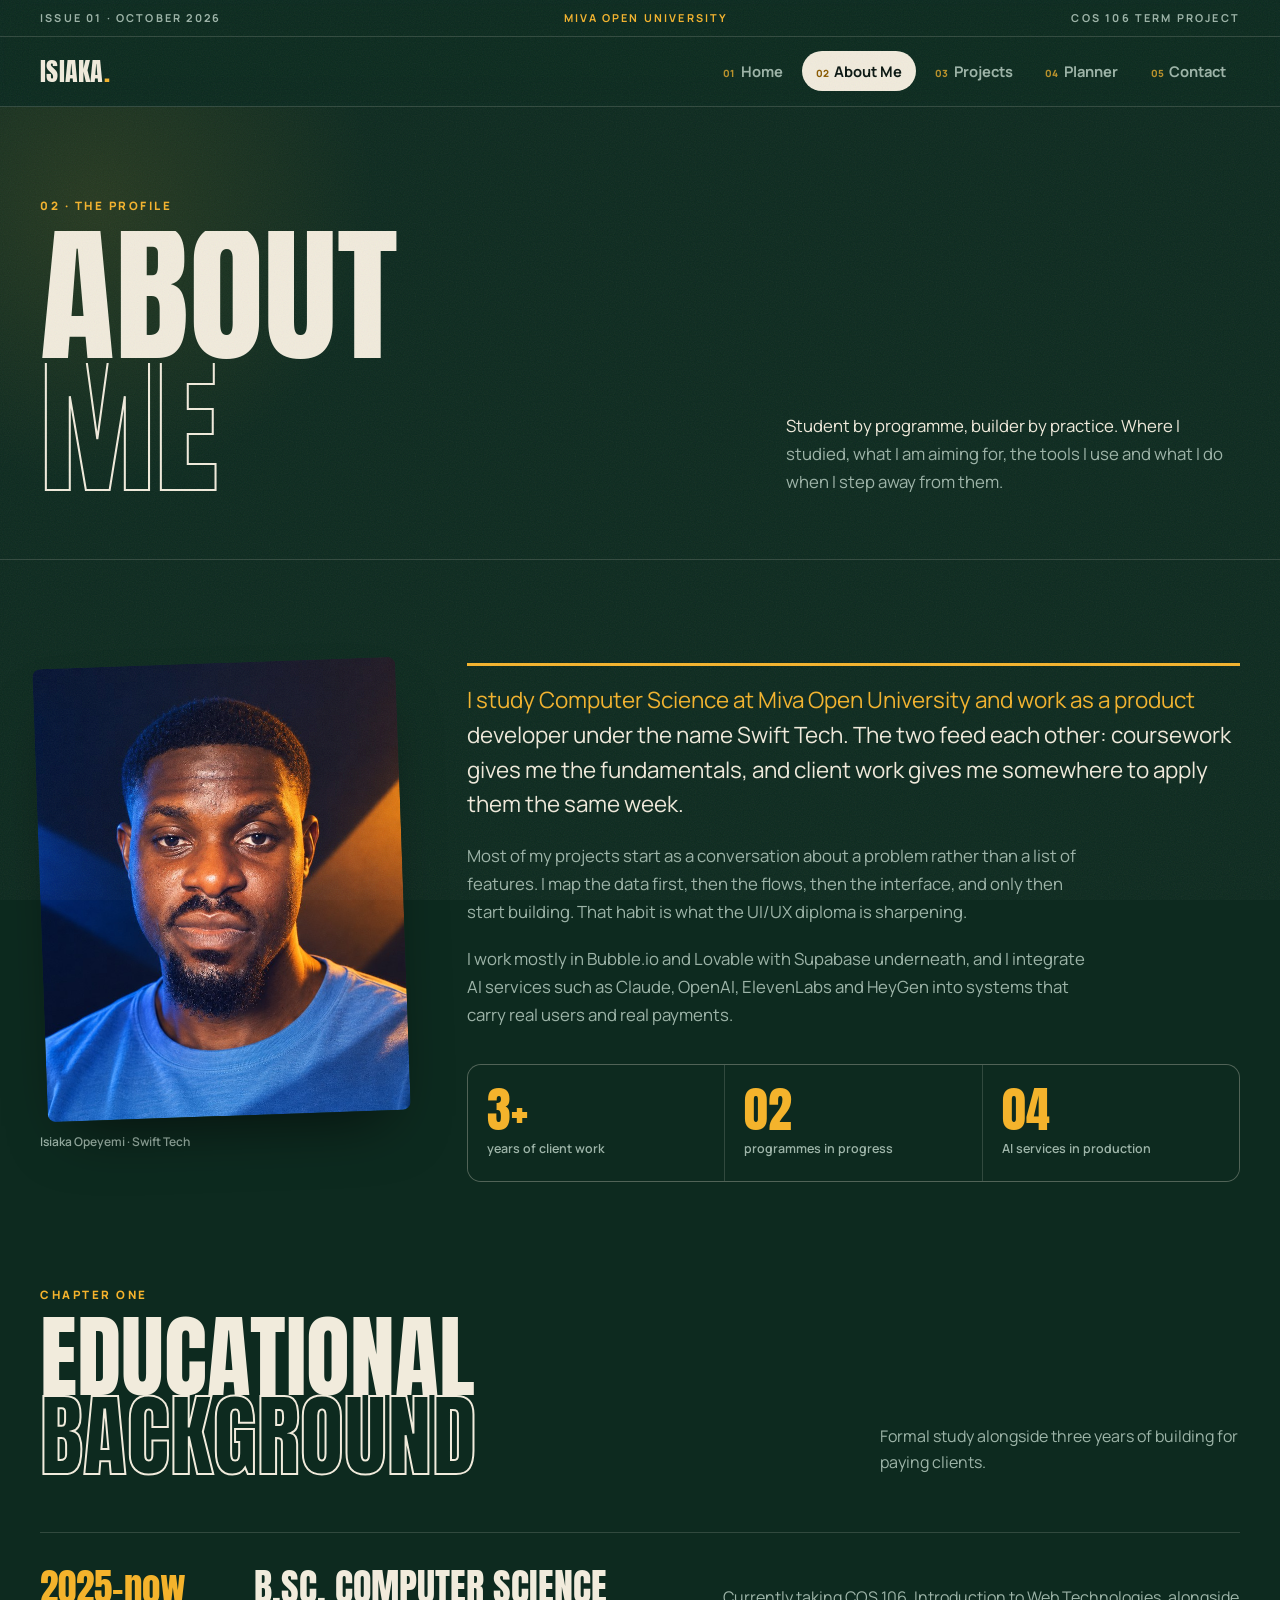
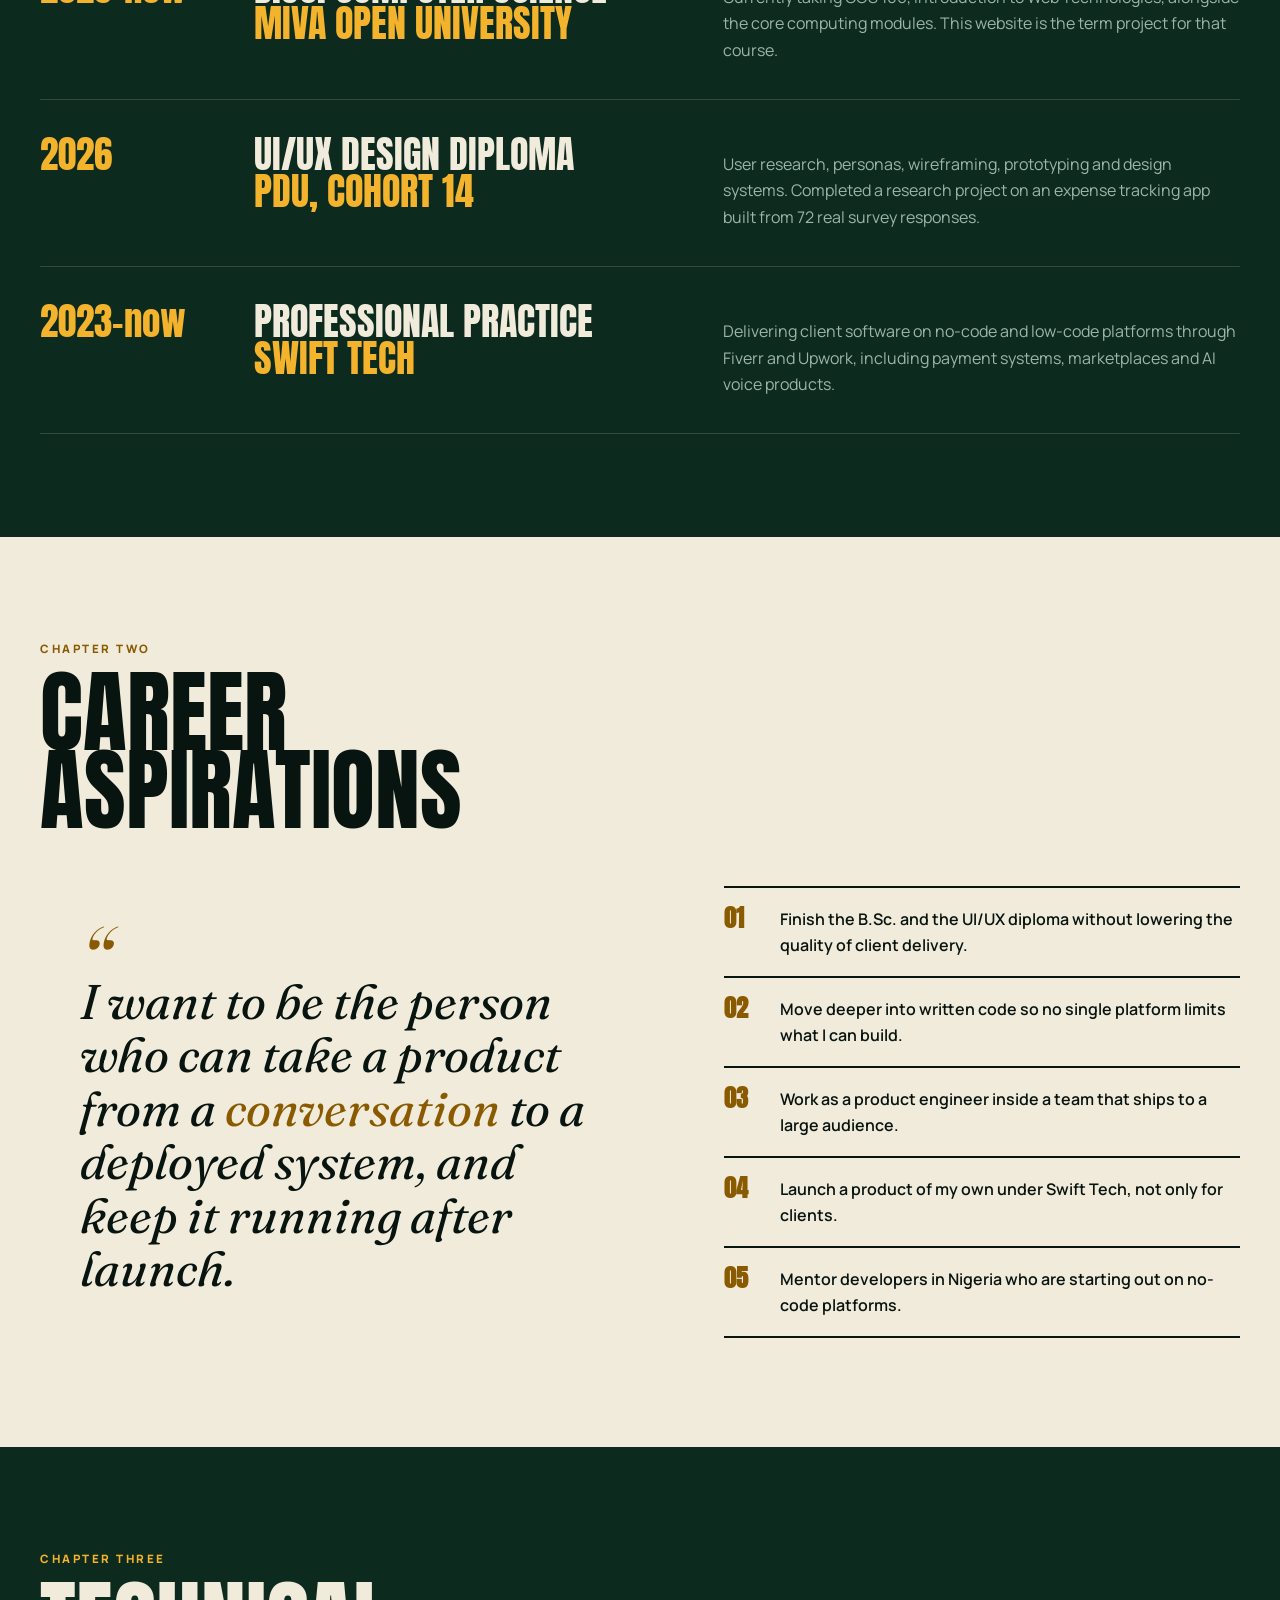
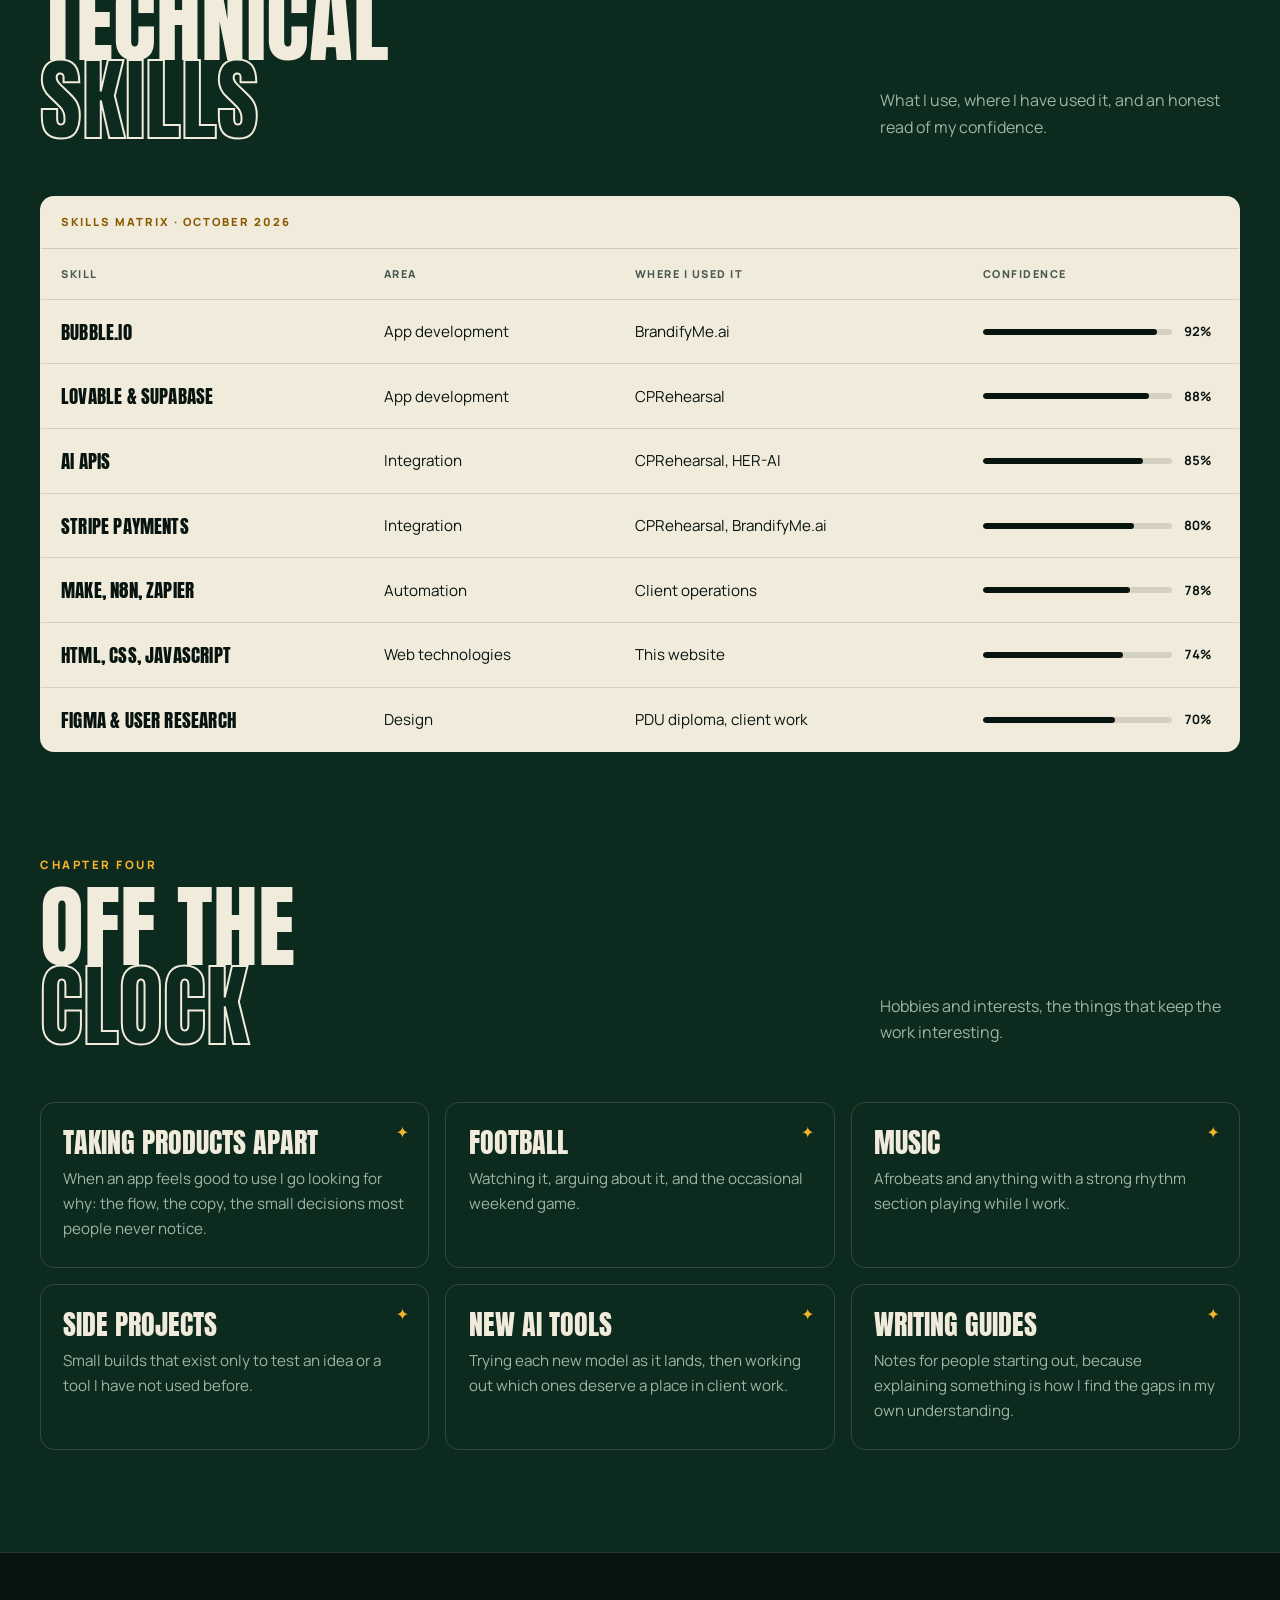
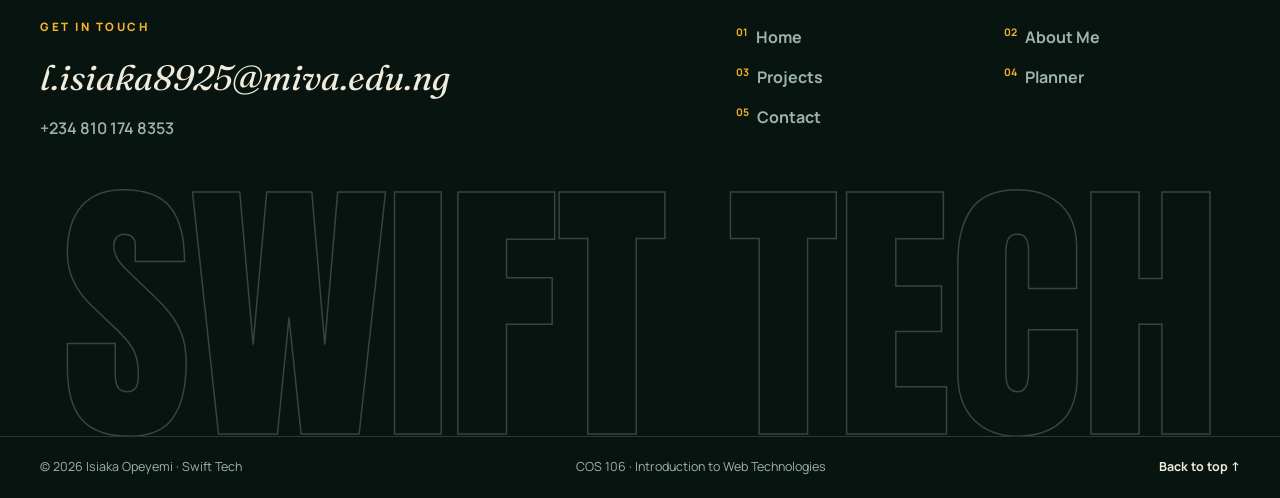
<file: about.html>
<!DOCTYPE html>
<html lang="en">
<head>
  <meta charset="UTF-8">
  <meta name="viewport" content="width=device-width, initial-scale=1, viewport-fit=cover">
  <meta name="description" content=" Isiaka Opeyemi|About Isiaka Opeyemi: educational background, career aspirations, technical skills, hobbies and interests.">
  <meta name="author" content="Isiaka Opeyemi">
  <meta name="theme-color" content="#0D2A1F">
  <title>About Me </title>
  <link rel="preconnect" href="https://fonts.googleapis.com">
  <link rel="preconnect" href="https://fonts.gstatic.com" crossorigin>
  <link rel="stylesheet" href="https://fonts.googleapis.com/css2?family=Anton&family=Fraunces:ital,opsz,wght@1,9..144,400;1,9..144,500&family=Manrope:wght@400;500;600;700;800&display=swap">
  <link rel="stylesheet" href="css/style.css">
  <script>document.documentElement.classList.add("js");</script>
</head>
<body id="top">
  <a class="skip" href="#main">Skip to content</a>


  <header class="mast">
    <div class="wrap mast__bar">
      <span>Issue 01 &middot; October 2026</span>
      <span>Miva Open University</span>
      <span>COS 106 Term Project</span>
    </div>
    <div class="wrap mast__main">
      <a class="logo" href="index.html" aria-label="Isiaka Opeyemi, home">Isiaka<span>.</span></a>
      <nav class="nav" id="site-nav" aria-label="Primary">
        <ul class="nav__list">
          <li><a href="index.html"><small>01</small>Home</a></li>
          <li><a href="about.html" class="is-active" aria-current="page"><small>02</small>About Me</a></li>
          <li><a href="projects.html"><small>03</small>Projects</a></li>
          <li><a href="planner.html"><small>04</small>Planner</a></li>
          <li><a href="contact.html"><small>05</small>Contact</a></li>
        </ul>
        <p class="nav__extra">Write to <a href="mailto:l.isiaka8925@miva.edu.ng">l.isiaka8925@miva.edu.ng</a></p>
      </nav>
      <button class="menu-btn" type="button" aria-expanded="false" aria-controls="site-nav">
        <span aria-hidden="true"></span><span aria-hidden="true"></span><span class="sr-only">Open menu</span>
      </button>
    </div>
  </header>


<main id="main">

  <section class="page-hero" aria-labelledby="page-title">
    <div class="wrap page-hero__grid">
      <div>
        <p class="kicker fade-up">02 &middot; The profile</p>
        <h1 id="page-title"><span class="line rise"><span>About</span></span><span class="line rise"><span class="outline-cream">me</span></span></h1>
      </div>
      <p class="deck fade-up d2">Student by programme, builder by practice. Where I studied, what I am aiming for, the tools I use and what I do when I step away from them.</p>
    </div>
  </section>

  <!-- Introduction -->
  <section class="section" aria-label="Introduction">
    <div class="wrap lede-grid">
      <figure class="portrait-card reveal">
        <div class="frame"><img src="[data-uri]" width="720" height="900" alt="Portrait photograph of Isiaka Opeyemi" loading="lazy"></div>
        <figcaption>Isiaka Opeyemi &middot; Swift Tech</figcaption>
      </figure>
      <div class="prose reveal">
        <p class="lede">I study Computer Science at Miva Open University and work as a product developer under the name Swift Tech. The two feed each other: coursework gives me the fundamentals, and client work gives me somewhere to apply them the same week.</p>
        <p>Most of my projects start as a conversation about a problem rather than a list of features. I map the data first, then the flows, then the interface, and only then start building. That habit is what the UI/UX diploma is sharpening.</p>
        <p>I work mostly in Bubble.io and Lovable with Supabase underneath, and I integrate AI services such as Claude, OpenAI, ElevenLabs and HeyGen into systems that carry real users and real payments.</p>
        <div class="facts">
          <div><b>3+</b><span>years of client work</span></div>
          <div><b>02</b><span>programmes in progress</span></div>
          <div><b>04</b><span>AI services in production</span></div>
        </div>
      </div>
    </div>
  </section>

  <!-- Educational background -->
  <section class="section section--flush-top" aria-labelledby="edu-title">
    <div class="wrap">
      <div class="sec-head reveal">
        <div><span class="kicker">Chapter one</span><h2 id="edu-title">Educational<br><span class="outline-cream">background</span></h2></div>
        <p>Formal study alongside three years of building for paying clients.</p>
      </div>
      <ol class="chapters">
        <li class="reveal">
          <time datetime="2025">2025&ndash;now</time>
          <h3>B.Sc. Computer Science<br><span class="saffron">Miva Open University</span></h3>
          <p>Currently taking COS 106, Introduction to Web Technologies, alongside the core computing modules. This website is the term project for that course.</p>
        </li>
        <li class="reveal">
          <time datetime="2026">2026</time>
          <h3>UI/UX Design Diploma<br><span class="saffron">PDU, Cohort 14</span></h3>
          <p>User research, personas, wireframing, prototyping and design systems. Completed a research project on an expense tracking app built from 72 real survey responses.</p>
        </li>
        <li class="reveal">
          <time datetime="2023">2023&ndash;now</time>
          <h3>Professional practice<br><span class="saffron">Swift Tech</span></h3>
          <p>Delivering client software on no-code and low-code platforms through Fiverr and Upwork, including payment systems, marketplaces and AI voice products.</p>
        </li>
      </ol>
    </div>
  </section>

  <!-- Career aspirations -->
  <section class="section cream" aria-labelledby="aspire-title">
    <div class="wrap">
      <div class="sec-head reveal">
        <div><span class="kicker">Chapter two</span><h2 id="aspire-title">Career<br>aspirations</h2></div>
      </div>
      <div class="aspire">
        <blockquote class="bigquote reveal">I want to be the person who can take a product from a <em>conversation</em> to a deployed system, and keep it running after launch.</blockquote>
        <ol class="goals reveal">
          <li>Finish the B.Sc. and the UI/UX diploma without lowering the quality of client delivery.</li>
          <li>Move deeper into written code so no single platform limits what I can build.</li>
          <li>Work as a product engineer inside a team that ships to a large audience.</li>
          <li>Launch a product of my own under Swift Tech, not only for clients.</li>
          <li>Mentor developers in Nigeria who are starting out on no-code platforms.</li>
        </ol>
      </div>
    </div>
  </section>

  <!-- Technical skills -->
  <section class="section" aria-labelledby="skills-title">
    <div class="wrap">
      <div class="sec-head reveal">
        <div><span class="kicker">Chapter three</span><h2 id="skills-title">Technical<br><span class="outline-cream">skills</span></h2></div>
        <p>What I use, where I have used it, and an honest read of my confidence.</p>
      </div>
      <div class="cream table-wrap reveal">
        <table>
          <caption>Skills matrix &middot; October 2026</caption>
          <thead>
            <tr><th scope="col">Skill</th><th scope="col">Area</th><th scope="col">Where I used it</th><th scope="col">Confidence</th></tr>
          </thead>
          <tbody>
            <tr><th scope="row">Bubble.io</th><td>App development</td><td>BrandifyMe.ai</td><td><div class="meter"><div class="meter__bar"><span style="width:92%"></span></div><b>92%</b></div></td></tr>
            <tr><th scope="row">Lovable &amp; Supabase</th><td>App development</td><td>CPRehearsal</td><td><div class="meter"><div class="meter__bar"><span style="width:88%"></span></div><b>88%</b></div></td></tr>
            <tr><th scope="row">AI APIs</th><td>Integration</td><td>CPRehearsal, HER-AI</td><td><div class="meter"><div class="meter__bar"><span style="width:85%"></span></div><b>85%</b></div></td></tr>
            <tr><th scope="row">Stripe payments</th><td>Integration</td><td>CPRehearsal, BrandifyMe.ai</td><td><div class="meter"><div class="meter__bar"><span style="width:80%"></span></div><b>80%</b></div></td></tr>
            <tr><th scope="row">Make, n8n, Zapier</th><td>Automation</td><td>Client operations</td><td><div class="meter"><div class="meter__bar"><span style="width:78%"></span></div><b>78%</b></div></td></tr>
            <tr><th scope="row">HTML, CSS, JavaScript</th><td>Web technologies</td><td>This website</td><td><div class="meter"><div class="meter__bar"><span style="width:74%"></span></div><b>74%</b></div></td></tr>
            <tr><th scope="row">Figma &amp; user research</th><td>Design</td><td>PDU diploma, client work</td><td><div class="meter"><div class="meter__bar"><span style="width:70%"></span></div><b>70%</b></div></td></tr>
          </tbody>
        </table>
      </div>
    </div>
  </section>

  <!-- Hobbies and interests -->
  <section class="section section--flush-top" aria-labelledby="hobby-title">
    <div class="wrap">
      <div class="sec-head reveal">
        <div><span class="kicker">Chapter four</span><h2 id="hobby-title">Off the<br><span class="outline-cream">clock</span></h2></div>
        <p>Hobbies and interests, the things that keep the work interesting.</p>
      </div>
      <ul class="interests">
        <li class="reveal"><h3>Taking products apart</h3><p>When an app feels good to use I go looking for why: the flow, the copy, the small decisions most people never notice.</p></li>
        <li class="reveal"><h3>Football</h3><p>Watching it, arguing about it, and the occasional weekend game.</p></li>
        <li class="reveal"><h3>Music</h3><p>Afrobeats and anything with a strong rhythm section playing while I work.</p></li>
        <li class="reveal"><h3>Side projects</h3><p>Small builds that exist only to test an idea or a tool I have not used before.</p></li>
        <li class="reveal"><h3>New AI tools</h3><p>Trying each new model as it lands, then working out which ones deserve a place in client work.</p></li>
        <li class="reveal"><h3>Writing guides</h3><p>Notes for people starting out, because explaining something is how I find the gaps in my own understanding.</p></li>
      </ul>
    </div>
  </section>

</main>

  <footer class="foot">
    <div class="wrap foot__top">
      <div>
        <p class="kicker">Get in touch</p>
        <a class="foot__mail" href="mailto:l.isiaka8925@miva.edu.ng">l.isiaka8925@miva.edu.ng</a>
        <p class="foot__phone">+234 810 174 8353</p>
      </div>
      <ul class="foot__nav" aria-label="Footer">
        <li><a href="index.html"><small>01</small>Home</a></li>
        <li><a href="about.html" class="is-active" aria-current="page"><small>02</small>About Me</a></li>
        <li><a href="projects.html"><small>03</small>Projects</a></li>
        <li><a href="planner.html"><small>04</small>Planner</a></li>
        <li><a href="contact.html"><small>05</small>Contact</a></li>
      </ul>
    </div>
    <div class="foot__word" aria-hidden="true">Swift Tech</div>
    <div class="wrap foot__bottom">
      <span>&copy; <span id="year">2026</span> Isiaka Opeyemi &middot; Swift Tech</span>
      <span>COS 106 &middot; Introduction to Web Technologies</span>
      <a href="#top">Back to top &uarr;</a>
    </div>
  </footer>

<script src="js/main.js"></script>
</body>
</html>
</file>
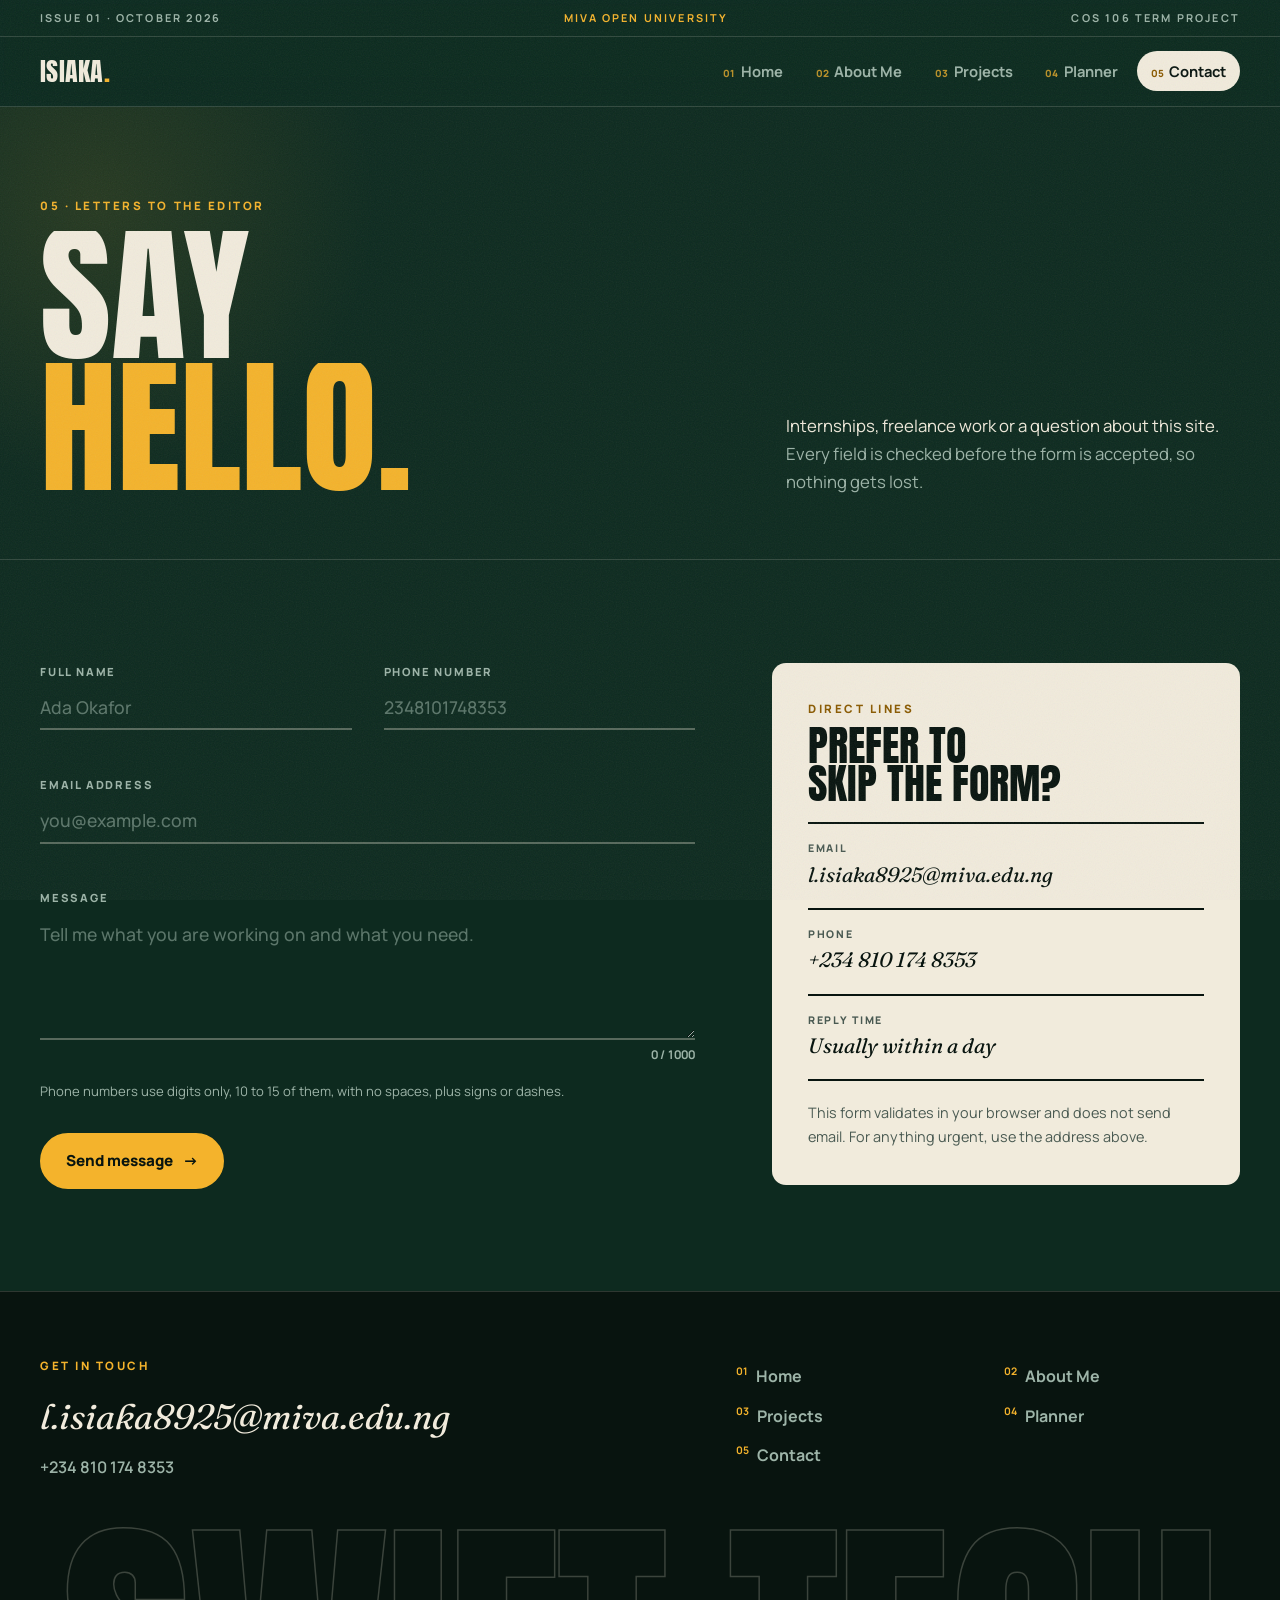
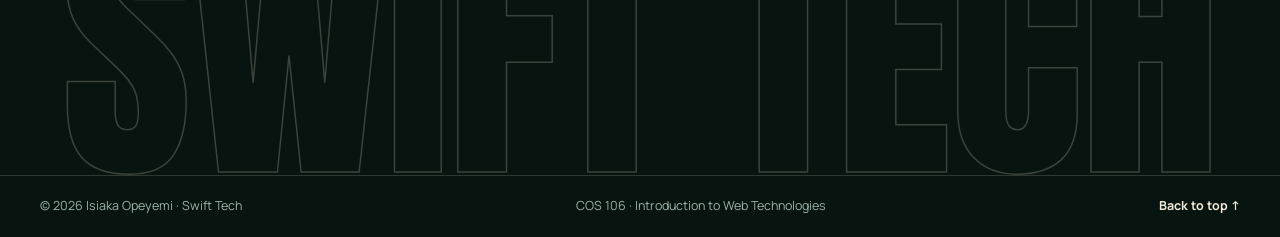
<file: contact.html>
<!DOCTYPE html>
<html lang="en">
<head>
  <meta charset="UTF-8">
  <meta name="viewport" content="width=device-width, initial-scale=1, viewport-fit=cover">
  <meta name="description" content=" Isiaka Opeyemi|Contact Isiaka Opeyemi through a validated enquiry form, by email or by phone.">
  <meta name="author" content="Isiaka Opeyemi">
  <meta name="theme-color" content="#0D2A1F">
  <title>Contact </title>
  <link rel="preconnect" href="https://fonts.googleapis.com">
  <link rel="preconnect" href="https://fonts.gstatic.com" crossorigin>
  <link rel="stylesheet" href="https://fonts.googleapis.com/css2?family=Anton&family=Fraunces:ital,opsz,wght@1,9..144,400;1,9..144,500&family=Manrope:wght@400;500;600;700;800&display=swap">
  <link rel="stylesheet" href="css/style.css">
  <script>document.documentElement.classList.add("js");</script>
</head>
<body id="top">
  <a class="skip" href="#main">Skip to content</a>


  <header class="mast">
    <div class="wrap mast__bar">
      <span>Issue 01 &middot; October 2026</span>
      <span>Miva Open University</span>
      <span>COS 106 Term Project</span>
    </div>
    <div class="wrap mast__main">
      <a class="logo" href="index.html" aria-label="Isiaka Opeyemi, home">Isiaka<span>.</span></a>
      <nav class="nav" id="site-nav" aria-label="Primary">
        <ul class="nav__list">
          <li><a href="index.html"><small>01</small>Home</a></li>
          <li><a href="about.html"><small>02</small>About Me</a></li>
          <li><a href="projects.html"><small>03</small>Projects</a></li>
          <li><a href="planner.html"><small>04</small>Planner</a></li>
          <li><a href="contact.html" class="is-active" aria-current="page"><small>05</small>Contact</a></li>
        </ul>
        <p class="nav__extra">Write to <a href="mailto:l.isiaka8925@miva.edu.ng">l.isiaka8925@miva.edu.ng</a></p>
      </nav>
      <button class="menu-btn" type="button" aria-expanded="false" aria-controls="site-nav">
        <span aria-hidden="true"></span><span aria-hidden="true"></span><span class="sr-only">Open menu</span>
      </button>
    </div>
  </header>


<main id="main">

  <section class="page-hero" aria-labelledby="page-title">
    <div class="wrap page-hero__grid">
      <div>
        <p class="kicker fade-up">05 &middot; Letters to the editor</p>
        <h1 id="page-title"><span class="line rise"><span>Say</span></span><span class="line rise"><span class="saffron">hello.</span></span></h1>
      </div>
      <p class="deck fade-up d2">Internships, freelance work or a question about this site. Every field is checked before the form is accepted, so nothing gets lost.</p>
    </div>
  </section>

  <section class="section" aria-label="Contact form and details">
    <div class="wrap contact">

      <form class="contact__form reveal" id="contact-form" novalidate>
        <div class="field-row">
          <div class="field">
            <label for="name">Full name</label>
            <input type="text" id="name" name="name" autocomplete="name" placeholder="Ada Okafor" maxlength="60">
            <p class="error" id="name-error" role="alert"></p>
          </div>
          <div class="field">
            <label for="phone">Phone number</label>
            <input type="tel" id="phone" name="phone" autocomplete="tel" inputmode="numeric" placeholder="2348101748353" maxlength="15">
            <p class="error" id="phone-error" role="alert"></p>
          </div>
        </div>
        <div class="field">
          <label for="email">Email address</label>
          <input type="email" id="email" name="email" autocomplete="email" placeholder="you@example.com" maxlength="254">
          <p class="error" id="email-error" role="alert"></p>
        </div>
        <div class="field">
          <label for="message">Message</label>
          <textarea id="message" name="message" placeholder="Tell me what you are working on and what you need." aria-describedby="message-count"></textarea>
          <div class="field__foot"><p class="error" id="message-error" role="alert"></p><span class="counter" id="message-count">0 / 1000</span></div>
        </div>
        <p class="form-hint">Phone numbers use digits only, 10 to 15 of them, with no spaces, plus signs or dashes.</p>
        <button class="btn" type="submit">Send message <span class="arrow" aria-hidden="true">&rarr;</span></button>
        <p class="alert" id="form-status" role="status" hidden></p>
      </form>

      <aside class="card-ink reveal" aria-labelledby="direct-title">
        <p class="kicker">Direct lines</p>
        <h2 id="direct-title" class="card-ink__title">Prefer to<br>skip the form?</h2>
        <ul class="direct">
          <li><small>Email</small><a href="mailto:l.isiaka8925@miva.edu.ng">l.isiaka8925@miva.edu.ng</a></li>
          <li><small>Phone</small><a href="tel:+2348101748353">+234 810 174 8353</a></li>
          <li><small>Reply time</small><span>Usually within a day</span></li>
        </ul>
        <p class="note">This form validates in your browser and does not send email. For anything urgent, use the address above.</p>
      </aside>

    </div>
  </section>

</main>

  <footer class="foot">
    <div class="wrap foot__top">
      <div>
        <p class="kicker">Get in touch</p>
        <a class="foot__mail" href="mailto:l.isiaka8925@miva.edu.ng">l.isiaka8925@miva.edu.ng</a>
        <p class="foot__phone">+234 810 174 8353</p>
      </div>
      <ul class="foot__nav" aria-label="Footer">
        <li><a href="index.html"><small>01</small>Home</a></li>
        <li><a href="about.html"><small>02</small>About Me</a></li>
        <li><a href="projects.html"><small>03</small>Projects</a></li>
        <li><a href="planner.html"><small>04</small>Planner</a></li>
        <li><a href="contact.html" class="is-active" aria-current="page"><small>05</small>Contact</a></li>
      </ul>
    </div>
    <div class="foot__word" aria-hidden="true">Swift Tech</div>
    <div class="wrap foot__bottom">
      <span>&copy; <span id="year">2026</span> Isiaka Opeyemi &middot; Swift Tech</span>
      <span>COS 106 &middot; Introduction to Web Technologies</span>
      <a href="#top">Back to top &uarr;</a>
    </div>
  </footer>

<script src="js/main.js"></script>
<script src="js/contact.js"></script>
</body>
</html>
</file>
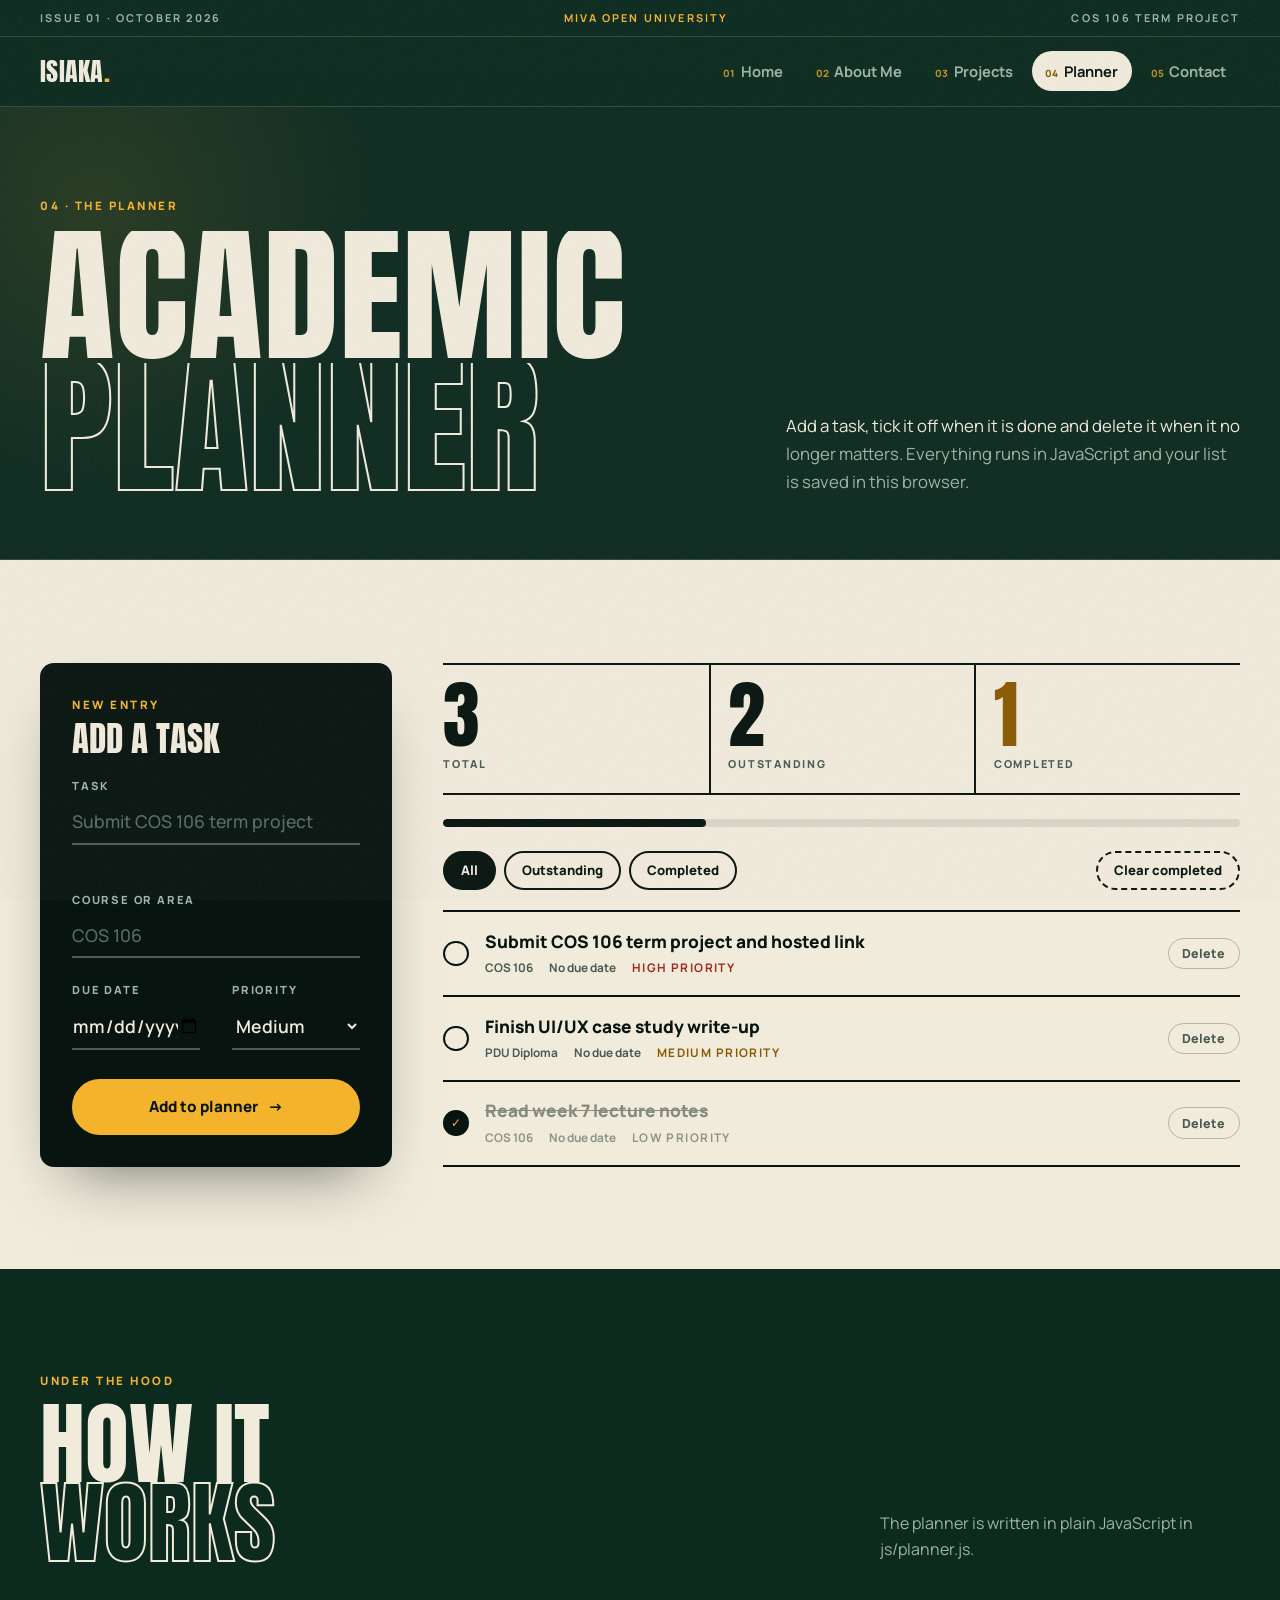
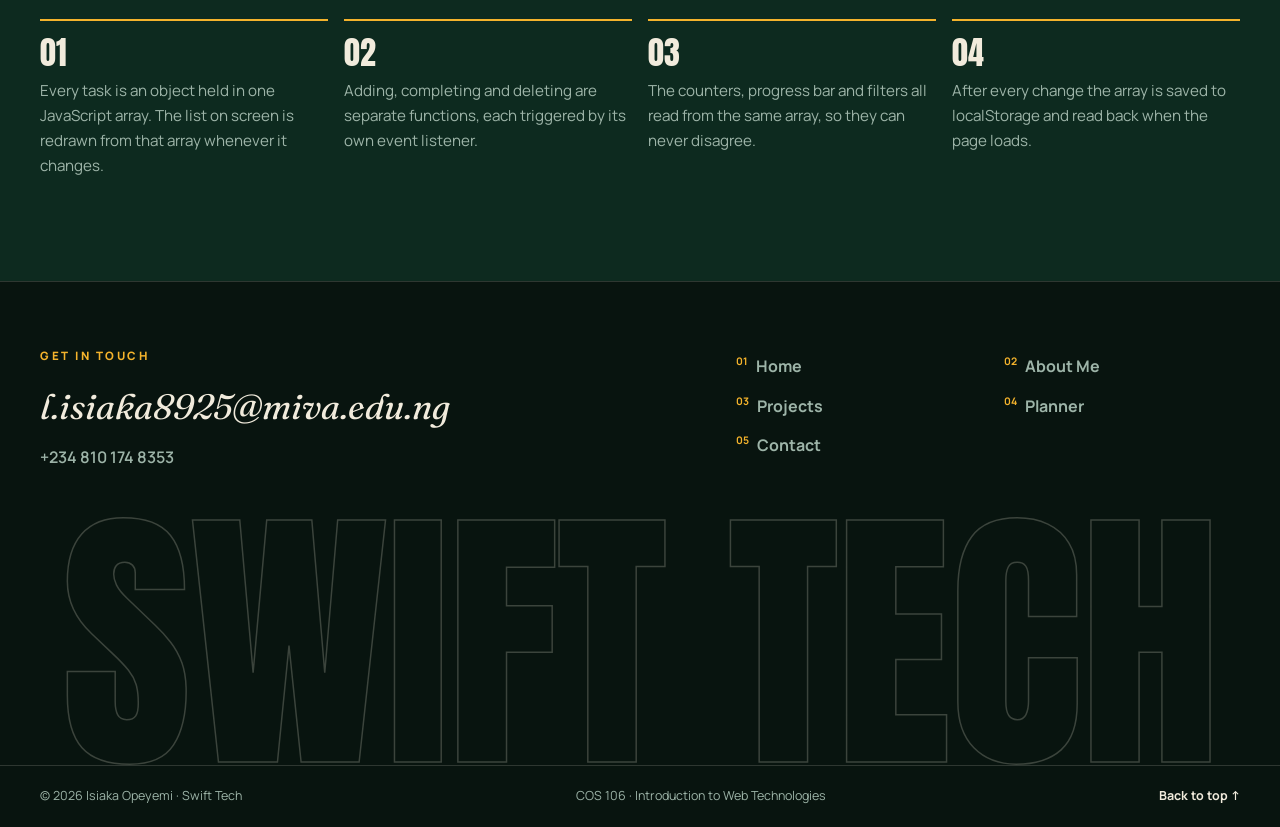
<file: planner.html>
<!DOCTYPE html>
<html lang="en">
<head>
  <meta charset="UTF-8">
  <meta name="viewport" content="width=device-width, initial-scale=1, viewport-fit=cover">
  <meta name="description" content=" Isiaka Opeyemi|Interactive academic planner: add coursework tasks, mark them as completed and delete them.">
  <meta name="author" content="Isiaka Opeyemi">
  <meta name="theme-color" content="#0D2A1F">
  <title>Academic Planner </title>
  <link rel="preconnect" href="https://fonts.googleapis.com">
  <link rel="preconnect" href="https://fonts.gstatic.com" crossorigin>
  <link rel="stylesheet" href="https://fonts.googleapis.com/css2?family=Anton&family=Fraunces:ital,opsz,wght@1,9..144,400;1,9..144,500&family=Manrope:wght@400;500;600;700;800&display=swap">
  <link rel="stylesheet" href="css/style.css">
  <script>document.documentElement.classList.add("js");</script>
</head>
<body id="top">
  <a class="skip" href="#main">Skip to content</a>


  <header class="mast">
    <div class="wrap mast__bar">
      <span>Issue 01 &middot; October 2026</span>
      <span>Miva Open University</span>
      <span>COS 106 Term Project</span>
    </div>
    <div class="wrap mast__main">
      <a class="logo" href="index.html" aria-label="Isiaka Opeyemi, home">Isiaka<span>.</span></a>
      <nav class="nav" id="site-nav" aria-label="Primary">
        <ul class="nav__list">
          <li><a href="index.html"><small>01</small>Home</a></li>
          <li><a href="about.html"><small>02</small>About Me</a></li>
          <li><a href="projects.html"><small>03</small>Projects</a></li>
          <li><a href="planner.html" class="is-active" aria-current="page"><small>04</small>Planner</a></li>
          <li><a href="contact.html"><small>05</small>Contact</a></li>
        </ul>
        <p class="nav__extra">Write to <a href="mailto:l.isiaka8925@miva.edu.ng">l.isiaka8925@miva.edu.ng</a></p>
      </nav>
      <button class="menu-btn" type="button" aria-expanded="false" aria-controls="site-nav">
        <span aria-hidden="true"></span><span aria-hidden="true"></span><span class="sr-only">Open menu</span>
      </button>
    </div>
  </header>


<main id="main">

  <section class="page-hero" aria-labelledby="page-title">
    <div class="wrap page-hero__grid">
      <div>
        <p class="kicker fade-up">04 &middot; The planner</p>
        <h1 id="page-title"><span class="line rise"><span>Academic</span></span><span class="line rise"><span class="outline-cream">planner</span></span></h1>
      </div>
      <p class="deck fade-up d2">Add a task, tick it off when it is done and delete it when it no longer matters. Everything runs in JavaScript and your list is saved in this browser.</p>
    </div>
  </section>

  <section class="section cream" aria-label="Planner">
    <div class="wrap planner">

      <aside class="compose reveal" aria-labelledby="compose-title">
        <p class="kicker">New entry</p>
        <h2 id="compose-title">Add a task</h2>
        <form id="task-form" novalidate>
          <div class="field">
            <label for="task-title">Task</label>
            <input type="text" id="task-title" name="task-title" placeholder="Submit COS 106 term project" autocomplete="off">
            <p class="error" id="task-error" role="alert"></p>
          </div>
          <div class="field">
            <label for="task-course">Course or area</label>
            <input type="text" id="task-course" name="task-course" placeholder="COS 106" autocomplete="off">
          </div>
          <div class="field-row">
            <div class="field">
              <label for="task-due">Due date</label>
              <input type="date" id="task-due" name="task-due">
            </div>
            <div class="field">
              <label for="task-priority">Priority</label>
              <select id="task-priority" name="task-priority">
                <option value="High">High</option>
                <option value="Medium" selected>Medium</option>
                <option value="Low">Low</option>
              </select>
            </div>
          </div>
          <button class="btn" type="submit">Add to planner <span class="arrow" aria-hidden="true">&rarr;</span></button>
        </form>
      </aside>

      <div class="board reveal">
        <div class="board__stats" aria-live="polite">
          <div><b id="stat-total">0</b><span>Total</span></div>
          <div><b id="stat-open">0</b><span>Outstanding</span></div>
          <div><b id="stat-done">0</b><span>Completed</span></div>
        </div>
        <div class="progress" role="presentation"><span id="progress-bar"></span></div>
        <p class="sr-only" id="progress-label" aria-live="polite">0% of tasks completed</p>

        <div class="filters" role="group" aria-label="Filter tasks">
          <button class="filter is-active" type="button" data-filter="all" aria-pressed="true">All</button>
          <button class="filter" type="button" data-filter="open" aria-pressed="false">Outstanding</button>
          <button class="filter" type="button" data-filter="done" aria-pressed="false">Completed</button>
          <button class="filter filter--quiet" type="button" id="clear-done">Clear completed</button>
        </div>

        <ul class="task-list" id="task-list" aria-label="Tasks"></ul>
        <div class="empty" id="task-empty" hidden>
          <b>All clear</b>
          <span>Nothing to show here. Add a task to get started.</span>
        </div>
      </div>

    </div>
  </section>

  <section class="section" aria-labelledby="how-title">
    <div class="wrap">
      <div class="sec-head reveal">
        <div><span class="kicker">Under the hood</span><h2 id="how-title">How it<br><span class="outline-cream">works</span></h2></div>
        <p>The planner is written in plain JavaScript in js/planner.js.</p>
      </div>
      <ol class="how reveal">
        <li>Every task is an object held in one JavaScript array. The list on screen is redrawn from that array whenever it changes.</li>
        <li>Adding, completing and deleting are separate functions, each triggered by its own event listener.</li>
        <li>The counters, progress bar and filters all read from the same array, so they can never disagree.</li>
        <li>After every change the array is saved to localStorage and read back when the page loads.</li>
      </ol>
    </div>
  </section>

</main>

  <footer class="foot">
    <div class="wrap foot__top">
      <div>
        <p class="kicker">Get in touch</p>
        <a class="foot__mail" href="mailto:l.isiaka8925@miva.edu.ng">l.isiaka8925@miva.edu.ng</a>
        <p class="foot__phone">+234 810 174 8353</p>
      </div>
      <ul class="foot__nav" aria-label="Footer">
        <li><a href="index.html"><small>01</small>Home</a></li>
        <li><a href="about.html"><small>02</small>About Me</a></li>
        <li><a href="projects.html"><small>03</small>Projects</a></li>
        <li><a href="planner.html" class="is-active" aria-current="page"><small>04</small>Planner</a></li>
        <li><a href="contact.html"><small>05</small>Contact</a></li>
      </ul>
    </div>
    <div class="foot__word" aria-hidden="true">Swift Tech</div>
    <div class="wrap foot__bottom">
      <span>&copy; <span id="year">2026</span> Isiaka Opeyemi &middot; Swift Tech</span>
      <span>COS 106 &middot; Introduction to Web Technologies</span>
      <a href="#top">Back to top &uarr;</a>
    </div>
  </footer>

<script src="js/main.js"></script>
<script src="js/planner.js"></script>
</body>
</html>
</file>
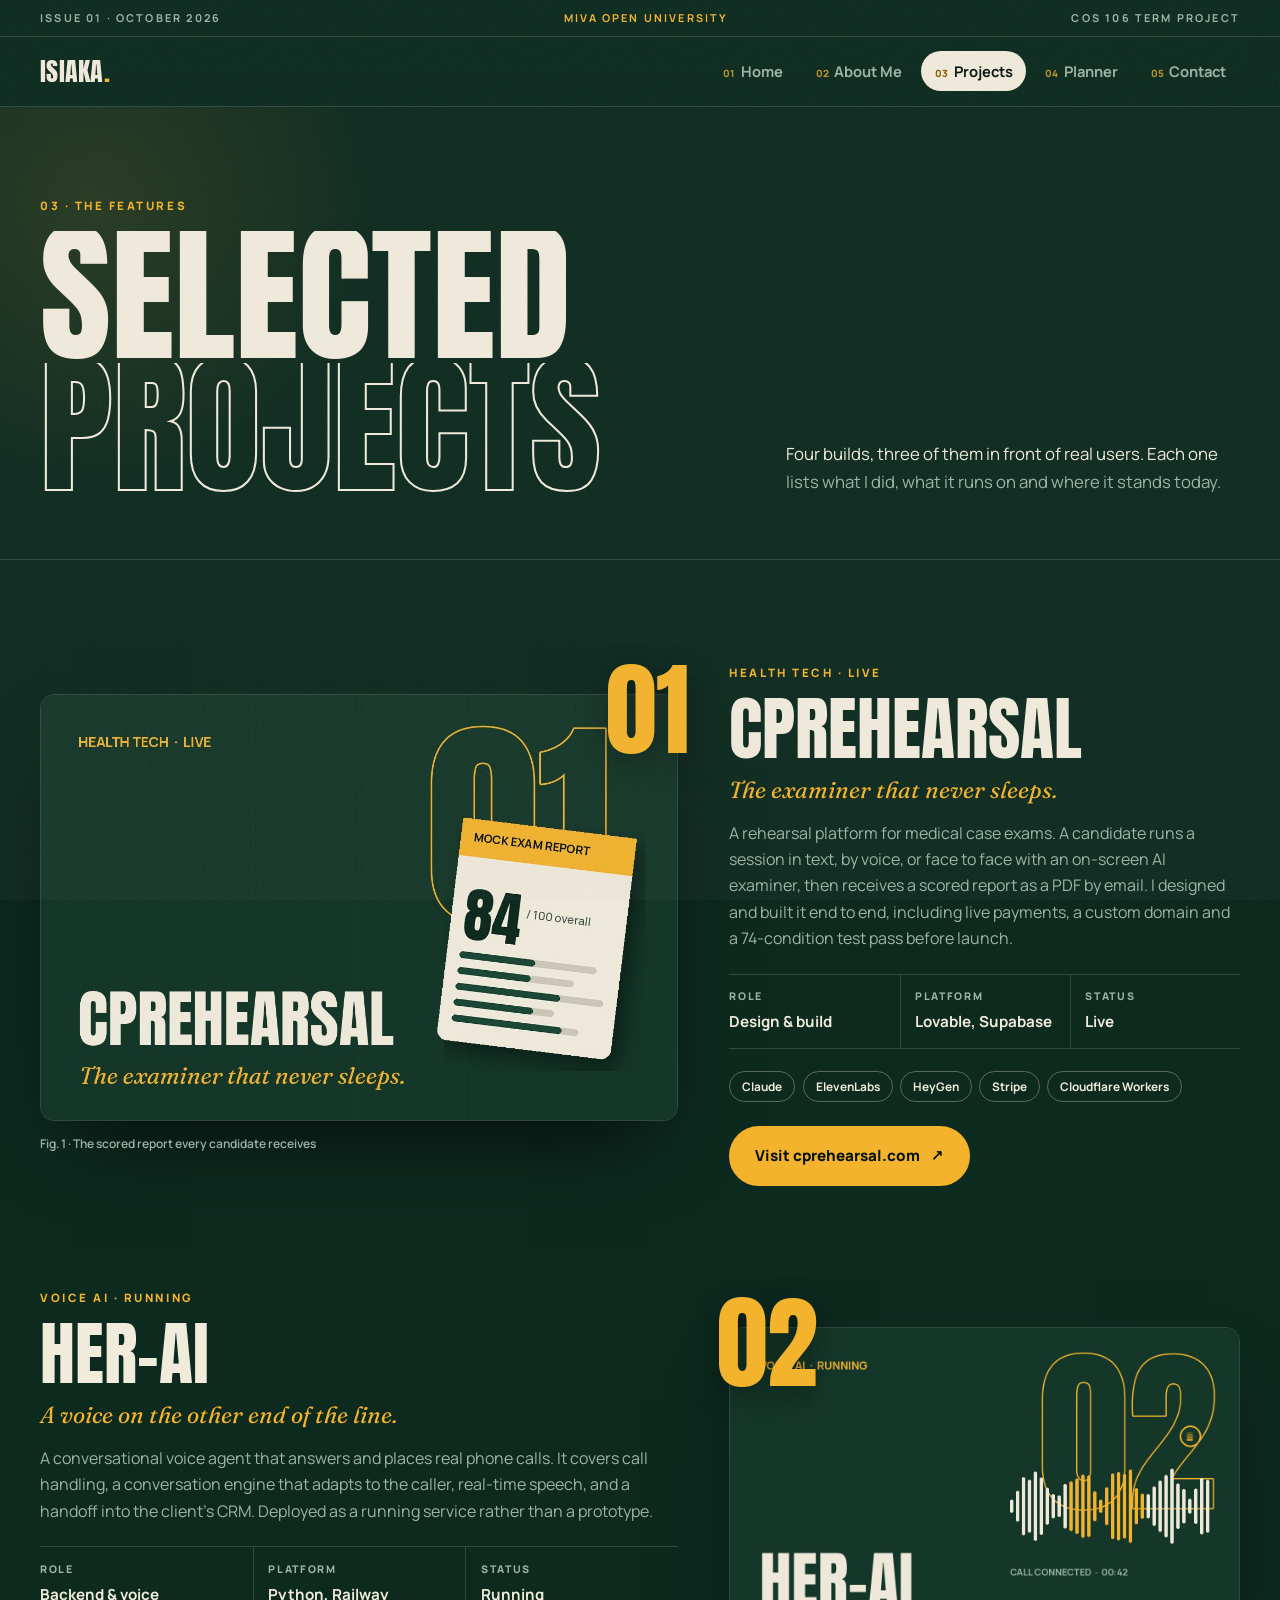
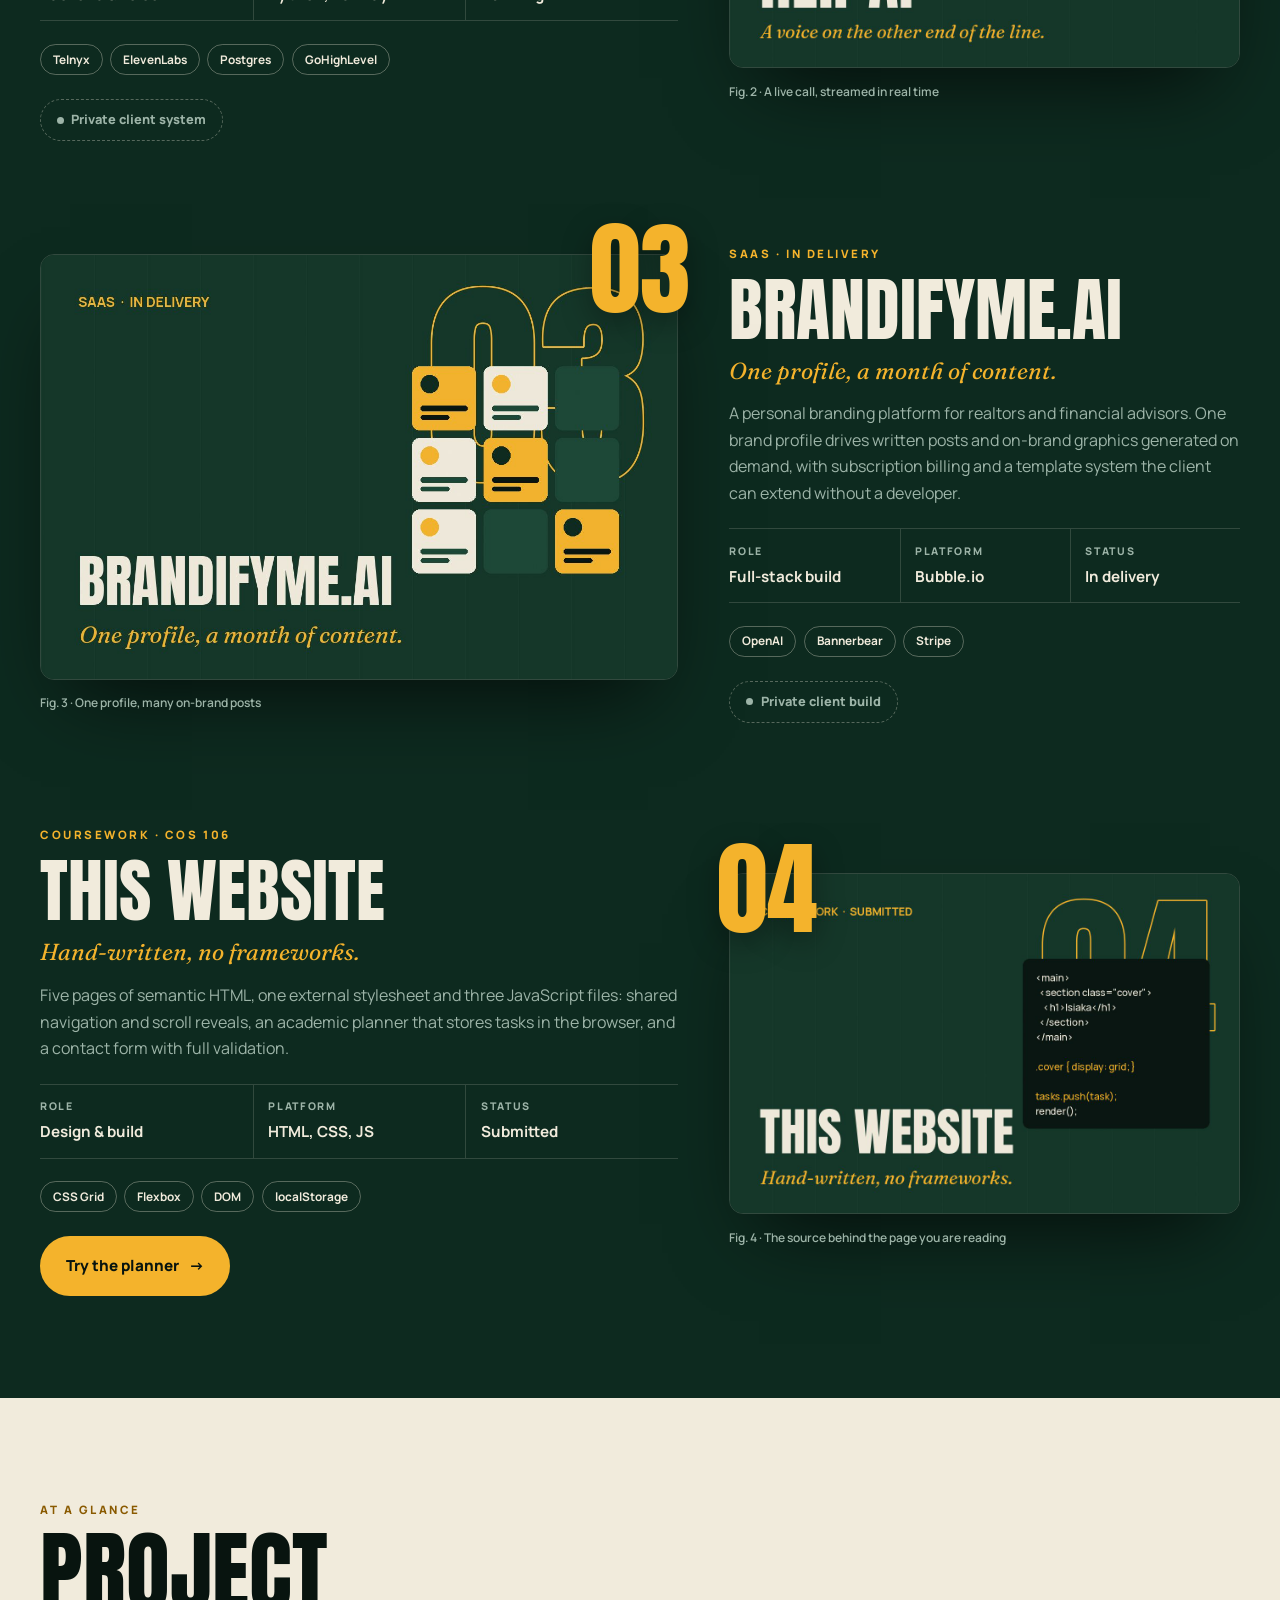
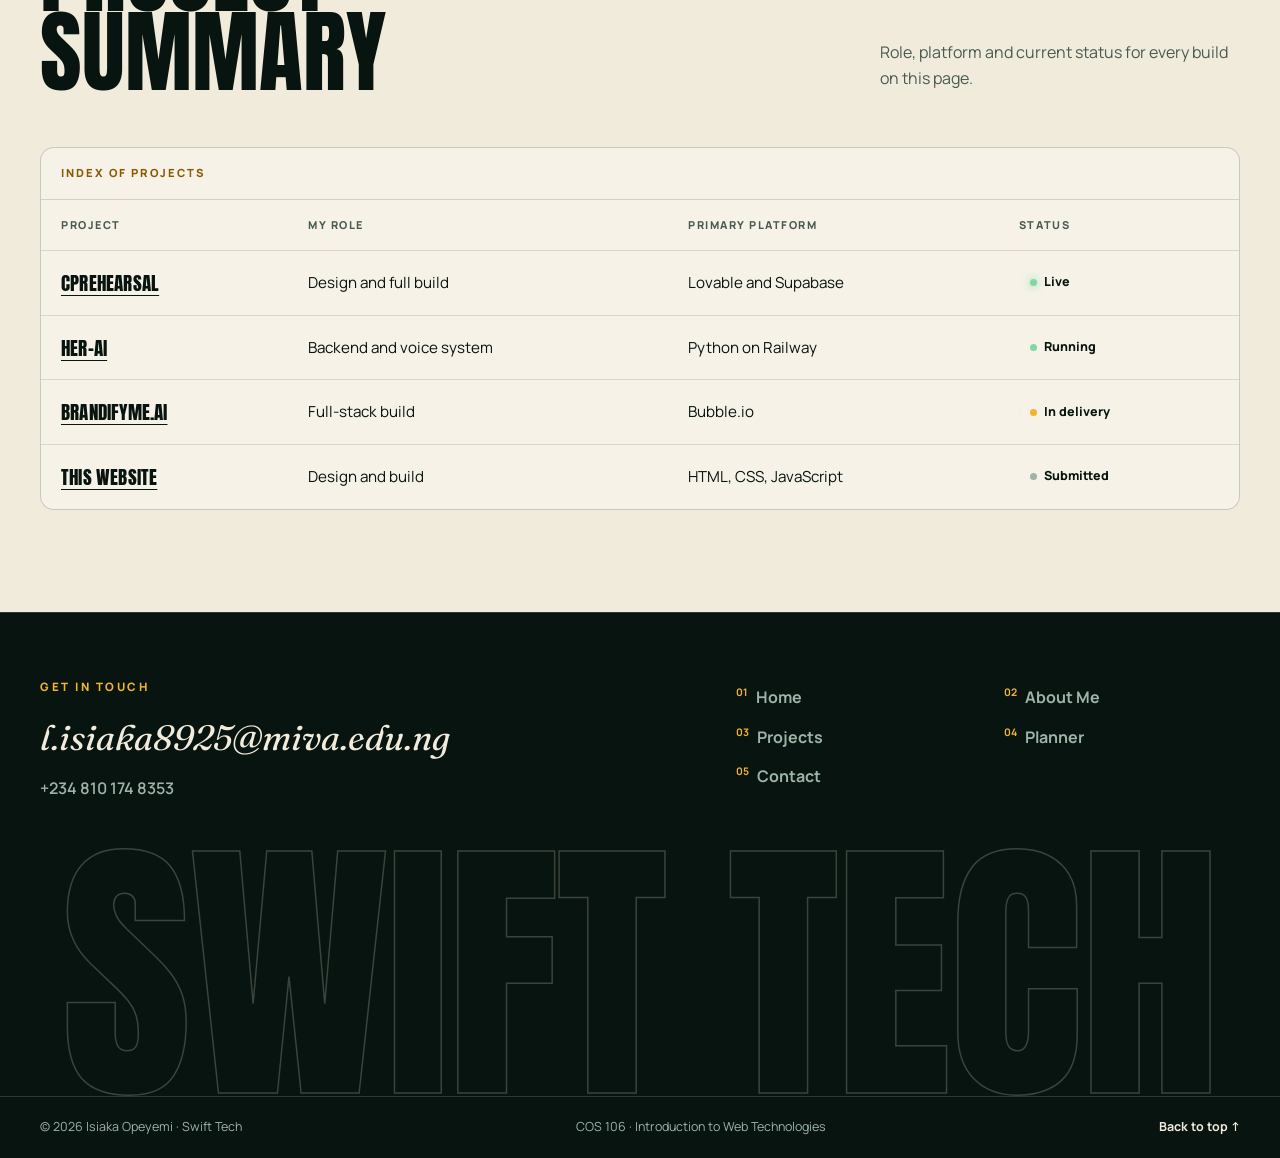
<file: projects.html>
<!DOCTYPE html>
<html lang="en">
<head>
  <meta charset="UTF-8">
  <meta name="viewport" content="width=device-width, initial-scale=1, viewport-fit=cover">
  <meta name="description" content=" Isiaka Opeyemi|Projects by Isiaka Opeyemi: CPRehearsal, HER-AI, BrandifyMe.ai and this COS 106 website.">
  <meta name="author" content="Isiaka Opeyemi">
  <meta name="theme-color" content="#0D2A1F">
  <title>Projects </title>
  <link rel="preconnect" href="https://fonts.googleapis.com">
  <link rel="preconnect" href="https://fonts.gstatic.com" crossorigin>
  <link rel="stylesheet" href="https://fonts.googleapis.com/css2?family=Anton&family=Fraunces:ital,opsz,wght@1,9..144,400;1,9..144,500&family=Manrope:wght@400;500;600;700;800&display=swap">
  <link rel="stylesheet" href="css/style.css">
  <script>document.documentElement.classList.add("js");</script>
</head>
<body id="top">
  <a class="skip" href="#main">Skip to content</a>


  <header class="mast">
    <div class="wrap mast__bar">
      <span>Issue 01 &middot; October 2026</span>
      <span>Miva Open University</span>
      <span>COS 106 Term Project</span>
    </div>
    <div class="wrap mast__main">
      <a class="logo" href="index.html" aria-label="Isiaka Opeyemi, home">Isiaka<span>.</span></a>
      <nav class="nav" id="site-nav" aria-label="Primary">
        <ul class="nav__list">
          <li><a href="index.html"><small>01</small>Home</a></li>
          <li><a href="about.html"><small>02</small>About Me</a></li>
          <li><a href="projects.html" class="is-active" aria-current="page"><small>03</small>Projects</a></li>
          <li><a href="planner.html"><small>04</small>Planner</a></li>
          <li><a href="contact.html"><small>05</small>Contact</a></li>
        </ul>
        <p class="nav__extra">Write to <a href="mailto:l.isiaka8925@miva.edu.ng">l.isiaka8925@miva.edu.ng</a></p>
      </nav>
      <button class="menu-btn" type="button" aria-expanded="false" aria-controls="site-nav">
        <span aria-hidden="true"></span><span aria-hidden="true"></span><span class="sr-only">Open menu</span>
      </button>
    </div>
  </header>


<main id="main">

  <section class="page-hero" aria-labelledby="page-title">
    <div class="wrap page-hero__grid">
      <div>
        <p class="kicker fade-up">03 &middot; The features</p>
        <h1 id="page-title"><span class="line rise"><span>Selected</span></span><span class="line rise"><span class="outline-cream">projects</span></span></h1>
      </div>
      <p class="deck fade-up d2">Four builds, three of them in front of real users. Each one lists what I did, what it runs on and where it stands today.</p>
    </div>
  </section>

  <section class="section" aria-label="Project case studies">
    <div class="wrap cases">

      <article class="case reveal" id="cprehearsal">
        <figure class="case__media">
          <span class="case__no" aria-hidden="true">01</span>
          <div class="frame"><img src="[data-uri]" width="1200" height="800" alt="CPRehearsal cover showing a mock exam report scored 84 out of 100" loading="lazy"></div>
          <figcaption>Fig. 1 &middot; The scored report every candidate receives</figcaption>
        </figure>
        <div class="case__body">
          <p class="kicker">Health tech &middot; Live</p>
          <h2>CPRehearsal</h2>
          <p class="hook">The examiner that never sleeps.</p>
          <p>A rehearsal platform for medical case exams. A candidate runs a session in text, by voice, or face to face with an on-screen AI examiner, then receives a scored report as a PDF by email. I designed and built it end to end, including live payments, a custom domain and a 74-condition test pass before launch.</p>
          <dl class="specs">
            <div><dt>Role</dt><dd>Design &amp; build</dd></div>
            <div><dt>Platform</dt><dd>Lovable, Supabase</dd></div>
            <div><dt>Status</dt><dd>Live</dd></div>
          </dl>
          <ul class="tags"><li>Claude</li><li>ElevenLabs</li><li>HeyGen</li><li>Stripe</li><li>Cloudflare Workers</li></ul>
          <div class="actions"><a class="btn" href="https://cprehearsal.com" target="_blank" rel="noopener">Visit cprehearsal.com <span class="arrow" aria-hidden="true">&nearr;</span></a></div>
        </div>
      </article>

      <article class="case reveal" id="herai">
        <figure class="case__media">
          <span class="case__no" aria-hidden="true">02</span>
          <div class="frame"><img src="[data-uri]" width="1200" height="800" alt="HER-AI cover showing a live voice waveform during a connected call" loading="lazy"></div>
          <figcaption>Fig. 2 &middot; A live call, streamed in real time</figcaption>
        </figure>
        <div class="case__body">
          <p class="kicker">Voice AI &middot; Running</p>
          <h2>HER-AI</h2>
          <p class="hook">A voice on the other end of the line.</p>
          <p>A conversational voice agent that answers and places real phone calls. It covers call handling, a conversation engine that adapts to the caller, real-time speech, and a handoff into the client's CRM. Deployed as a running service rather than a prototype.</p>
          <dl class="specs">
            <div><dt>Role</dt><dd>Backend &amp; voice</dd></div>
            <div><dt>Platform</dt><dd>Python, Railway</dd></div>
            <div><dt>Status</dt><dd>Running</dd></div>
          </dl>
          <ul class="tags"><li>Telnyx</li><li>ElevenLabs</li><li>Postgres</li><li>GoHighLevel</li></ul>
          <div class="actions"><span class="badge">Private client system</span></div>
        </div>
      </article>

      <article class="case reveal" id="brandifyme">
        <figure class="case__media">
          <span class="case__no" aria-hidden="true">03</span>
          <div class="frame"><img src="[data-uri]" width="1200" height="800" alt="BrandifyMe.ai cover showing a grid of generated branded post tiles" loading="lazy"></div>
          <figcaption>Fig. 3 &middot; One profile, many on-brand posts</figcaption>
        </figure>
        <div class="case__body">
          <p class="kicker">SaaS &middot; In delivery</p>
          <h2>BrandifyMe.ai</h2>
          <p class="hook">One profile, a month of content.</p>
          <p>A personal branding platform for realtors and financial advisors. One brand profile drives written posts and on-brand graphics generated on demand, with subscription billing and a template system the client can extend without a developer.</p>
          <dl class="specs">
            <div><dt>Role</dt><dd>Full-stack build</dd></div>
            <div><dt>Platform</dt><dd>Bubble.io</dd></div>
            <div><dt>Status</dt><dd>In delivery</dd></div>
          </dl>
          <ul class="tags"><li>OpenAI</li><li>Bannerbear</li><li>Stripe</li></ul>
          <div class="actions"><span class="badge">Private client build</span></div>
        </div>
      </article>

      <article class="case reveal" id="this-site">
        <figure class="case__media">
          <span class="case__no" aria-hidden="true">04</span>
          <div class="frame"><img src="[data-uri]" width="1200" height="800" alt="Cover for this website showing a snippet of its HTML, CSS and JavaScript" loading="lazy"></div>
          <figcaption>Fig. 4 &middot; The source behind the page you are reading</figcaption>
        </figure>
        <div class="case__body">
          <p class="kicker">Coursework &middot; COS 106</p>
          <h2>This website</h2>
          <p class="hook">Hand-written, no frameworks.</p>
          <p>Five pages of semantic HTML, one external stylesheet and three JavaScript files: shared navigation and scroll reveals, an academic planner that stores tasks in the browser, and a contact form with full validation.</p>
          <dl class="specs">
            <div><dt>Role</dt><dd>Design &amp; build</dd></div>
            <div><dt>Platform</dt><dd>HTML, CSS, JS</dd></div>
            <div><dt>Status</dt><dd>Submitted</dd></div>
          </dl>
          <ul class="tags"><li>CSS Grid</li><li>Flexbox</li><li>DOM</li><li>localStorage</li></ul>
          <div class="actions"><a class="btn" href="planner.html">Try the planner <span class="arrow" aria-hidden="true">&rarr;</span></a></div>
        </div>
      </article>

    </div>
  </section>

  <section class="section cream" aria-labelledby="summary-title">
    <div class="wrap">
      <div class="sec-head reveal">
        <div><span class="kicker">At a glance</span><h2 id="summary-title">Project<br>summary</h2></div>
        <p class="mute">Role, platform and current status for every build on this page.</p>
      </div>
      <div class="table-wrap reveal">
        <table>
          <caption>Index of projects</caption>
          <thead><tr><th scope="col">Project</th><th scope="col">My role</th><th scope="col">Primary platform</th><th scope="col">Status</th></tr></thead>
          <tbody>
            <tr><th scope="row"><a href="#cprehearsal">CPRehearsal</a></th><td>Design and full build</td><td>Lovable and Supabase</td><td><span class="status status--live">Live</span></td></tr>
            <tr><th scope="row"><a href="#herai">HER-AI</a></th><td>Backend and voice system</td><td>Python on Railway</td><td><span class="status status--run">Running</span></td></tr>
            <tr><th scope="row"><a href="#brandifyme">BrandifyMe.ai</a></th><td>Full-stack build</td><td>Bubble.io</td><td><span class="status status--build">In delivery</span></td></tr>
            <tr><th scope="row"><a href="#this-site">This website</a></th><td>Design and build</td><td>HTML, CSS, JavaScript</td><td><span class="status">Submitted</span></td></tr>
          </tbody>
        </table>
      </div>
    </div>
  </section>

</main>

  <footer class="foot">
    <div class="wrap foot__top">
      <div>
        <p class="kicker">Get in touch</p>
        <a class="foot__mail" href="mailto:l.isiaka8925@miva.edu.ng">l.isiaka8925@miva.edu.ng</a>
        <p class="foot__phone">+234 810 174 8353</p>
      </div>
      <ul class="foot__nav" aria-label="Footer">
        <li><a href="index.html"><small>01</small>Home</a></li>
        <li><a href="about.html"><small>02</small>About Me</a></li>
        <li><a href="projects.html" class="is-active" aria-current="page"><small>03</small>Projects</a></li>
        <li><a href="planner.html"><small>04</small>Planner</a></li>
        <li><a href="contact.html"><small>05</small>Contact</a></li>
      </ul>
    </div>
    <div class="foot__word" aria-hidden="true">Swift Tech</div>
    <div class="wrap foot__bottom">
      <span>&copy; <span id="year">2026</span> Isiaka Opeyemi &middot; Swift Tech</span>
      <span>COS 106 &middot; Introduction to Web Technologies</span>
      <a href="#top">Back to top &uarr;</a>
    </div>
  </footer>

<script src="js/main.js"></script>
</body>
</html>
</file>
<file: css/style.css>
/* ==========================================================================
   Isiaka Opeyemi | Student Portfolio and Academic Management Website
   COS 106 Introduction to Web Technologies, Miva Open University

   One external stylesheet shared by all five pages.
   Concept: a magazine issue. Deep green pages, cream type, saffron accents,
   condensed display type for headlines and an italic serif for pull quotes.

   Contents
   1.  Design tokens
   2.  Reset and base
   3.  Shared pieces (kicker, buttons, tags, outline type)
   4.  Masthead and navigation (desktop + full-screen mobile menu)
   5.  Home: cover
   6.  Marquee
   7.  Section headings
   8.  Home: features list
   9.  Home: film (video)
   10. Cream sections and the planner teaser
   11. Sign-off and footer
   12. Inner page hero
   13. About page
   14. Projects page
   15. Tables
   16. Planner page
   17. Contact page and forms
   18. Motion: load and scroll reveals
   19. Responsive
   ========================================================================== */


/* 1. Design tokens --------------------------------------------------------- */
:root {
  --green: #0D2A1F;
  --green-2: #123628;
  --green-3: #1B4635;
  --line: rgba(241, 235, 220, 0.16);
  --line-strong: rgba(241, 235, 220, 0.32);
  --cream: #F1EBDC;
  --cream-2: #E6DECB;
  --mute: #9DB4A8;
  --saffron: #F4B32C;
  --saffron-deep: #8A5A00;
  --ink: #08140F;
  --ink-mute: #4A5A52;
  --danger: #FF7A6B;
  --danger-ink: #A3261A;
  --ok: #7FD8A4;

  --display: "Anton", "Impact", "Arial Narrow Bold", sans-serif;
  --serif: "Fraunces", Georgia, "Times New Roman", serif;
  --body: "Manrope", system-ui, -apple-system, "Segoe UI", sans-serif;

  --wrap: 84rem;
  --gutter: clamp(1.15rem, 4vw, 2.5rem);
  --radius: 14px;
  --ease: cubic-bezier(0.2, 0.7, 0.2, 1);
}


/* 2. Reset and base -------------------------------------------------------- */
*, *::before, *::after { box-sizing: border-box; }
html { scroll-behavior: smooth; overflow-x: clip; }
body {
  margin: 0;
  background: var(--green);
  color: var(--cream);
  font-family: var(--body);
  font-size: 16px;
  line-height: 1.65;
  -webkit-font-smoothing: antialiased;
  text-rendering: optimizeLegibility;
}
/* Paper grain over everything, very faint */
body::after {
  content: "";
  position: fixed;
  inset: 0;
  pointer-events: none;
  z-index: 100;
  opacity: 0.07;
  background-image: url("data:image/svg+xml,%3Csvg xmlns='http://www.w3.org/2000/svg' width='160' height='160'%3E%3Cfilter id='n'%3E%3CfeTurbulence type='fractalNoise' baseFrequency='0.85' numOctaves='3' stitchTiles='stitch'/%3E%3C/filter%3E%3Crect width='100%25' height='100%25' filter='url(%23n)'/%3E%3C/svg%3E");
}
body.menu-open { overflow: hidden; }

img, video { max-width: 100%; display: block; }
h1, h2, h3, h4 { margin: 0; font-weight: 400; line-height: 0.92; text-wrap: balance; }
p { margin: 0; }
ul, ol { margin: 0; padding: 0; }
a { color: inherit; text-underline-offset: 4px; }
::selection { background: var(--saffron); color: var(--ink); }
:focus-visible { outline: 2px solid var(--saffron); outline-offset: 4px; border-radius: 4px; }

.wrap {
  width: 100%;
  max-width: var(--wrap);
  margin: 0 auto;
  padding-left: max(var(--gutter), env(safe-area-inset-left, 0px));
  padding-right: max(var(--gutter), env(safe-area-inset-right, 0px));
}
.sr-only {
  position: absolute; width: 1px; height: 1px; padding: 0; margin: -1px;
  overflow: hidden; clip: rect(0, 0, 0, 0); white-space: nowrap; border: 0;
}
.skip {
  position: absolute; left: 1rem; top: -4rem; z-index: 200;
  background: var(--saffron); color: var(--ink); padding: 0.6rem 1rem;
  border-radius: 999px; font-weight: 700; text-decoration: none;
  transition: top 0.2s var(--ease);
}
.skip:focus { top: 1rem; }


/* 3. Shared pieces --------------------------------------------------------- */
.kicker {
  font-family: var(--body);
  font-weight: 800;
  font-size: 0.72rem;
  letter-spacing: 0.22em;
  text-transform: uppercase;
  color: var(--saffron);
}
.display { font-family: var(--display); text-transform: uppercase; letter-spacing: -0.005em; }
.outline { color: transparent; -webkit-text-stroke: 2px currentColor; }
.outline-cream { color: transparent; -webkit-text-stroke: 2px var(--cream); }
.saffron { color: var(--saffron); }
.serif { font-family: var(--serif); font-style: italic; font-weight: 400; }
.mute { color: var(--mute); }

.btn {
  display: inline-flex; align-items: center; justify-content: center; gap: 0.65rem;
  font-family: var(--body); font-weight: 800; font-size: 0.95rem;
  text-decoration: none; cursor: pointer;
  padding: 0.95rem 1.5rem;
  border-radius: 999px;
  border: 2px solid var(--saffron);
  background: var(--saffron); color: var(--ink);
  transition: transform 0.25s var(--ease), background 0.25s var(--ease), color 0.25s var(--ease), border-color 0.25s var(--ease);
}
.btn .arrow { transition: transform 0.25s var(--ease); display: inline-block; }
.btn:hover { transform: translateY(-2px); }
.btn:hover .arrow { transform: translateX(4px); }
.btn:active { transform: translateY(0); }
.btn--ghost { background: transparent; color: var(--cream); border-color: var(--line-strong); }
.btn--ghost:hover { border-color: var(--cream); }
.btn--ink { background: var(--ink); border-color: var(--ink); color: var(--cream); }
.btn--small { padding: 0.6rem 1rem; font-size: 0.85rem; }
.actions { display: flex; flex-wrap: wrap; gap: 0.85rem; }

.tags { display: flex; flex-wrap: wrap; gap: 0.45rem; list-style: none; }
.tags li {
  font-size: 0.74rem; font-weight: 700;
  padding: 0.3rem 0.75rem;
  border-radius: 999px;
  border: 1px solid var(--line-strong);
  color: var(--cream);
  transition: border-color 0.25s, color 0.25s;
}
.link-arrow {
  display: inline-flex; align-items: center; gap: 0.45rem;
  font-weight: 800; font-size: 0.92rem; text-decoration: none;
}
.link-arrow .arrow { transition: transform 0.25s var(--ease); }
.link-arrow:hover .arrow { transform: translateX(5px); }


/* 4. Masthead and navigation ----------------------------------------------- */
.mast {
  position: sticky;
  top: 0;
  z-index: 50;
  border-bottom: 1px solid var(--line);
}
/* The blur lives on a pseudo-element: a backdrop-filter on the header itself
   would trap the full-screen mobile menu inside the header's box. */
.mast::before {
  content: "";
  position: absolute;
  inset: 0;
  z-index: -1;
  background: rgba(13, 42, 31, 0.84);
  backdrop-filter: blur(14px) saturate(1.2);
  -webkit-backdrop-filter: blur(14px) saturate(1.2);
}
.menu-open .mast::before { backdrop-filter: none; -webkit-backdrop-filter: none; }
.mast__bar {
  display: flex; justify-content: space-between; gap: 1rem;
  font-size: 0.68rem; font-weight: 700; letter-spacing: 0.2em; text-transform: uppercase;
  color: var(--mute);
  padding-block: 0.55rem;
  border-bottom: 1px solid var(--line);
}
.mast__bar span:nth-child(2) { color: var(--saffron); }
.mast__main { display: flex; align-items: center; justify-content: space-between; gap: 1.5rem; padding-block: 0.9rem; }
.logo {
  font-family: var(--display); text-transform: uppercase;
  font-size: 1.65rem; line-height: 1; letter-spacing: 0.01em;
  text-decoration: none; display: inline-flex; align-items: baseline;
}
.logo span { color: var(--saffron); }

.nav__list { display: flex; gap: 0.35rem; list-style: none; }
.nav__list a {
  position: relative; display: inline-flex; align-items: baseline; gap: 0.35rem;
  padding: 0.5rem 0.85rem; border-radius: 999px;
  text-decoration: none; font-weight: 700; font-size: 0.92rem; color: var(--mute);
  transition: color 0.2s, background 0.2s;
}
.nav__list a small { font-size: 0.62rem; font-weight: 800; color: var(--saffron); opacity: 0.75; }
.nav__list a:hover { color: var(--cream); background: rgba(241, 235, 220, 0.06); }
.nav__list a.is-active { color: var(--ink); background: var(--cream); }
.nav__list a.is-active small { color: var(--saffron-deep); opacity: 1; }
.nav__extra { display: none; }

.menu-btn {
  display: none;
  position: relative; z-index: 60;
  width: 46px; height: 46px; border-radius: 50%;
  border: 1px solid var(--line-strong); background: transparent; cursor: pointer;
  color: var(--cream);
}
.menu-btn span {
  position: absolute; left: 13px; right: 13px; height: 2px; background: currentColor; border-radius: 2px;
  transition: transform 0.3s var(--ease), top 0.3s var(--ease);
}
.menu-btn span:nth-child(1) { top: 18px; }
.menu-btn span:nth-child(2) { top: 26px; }
.menu-open .menu-btn span:nth-child(1) { top: 22px; transform: rotate(45deg); }
.menu-open .menu-btn span:nth-child(2) { top: 22px; transform: rotate(-45deg); }


/* 5. Home: cover ------------------------------------------------------------ */
.cover { position: relative; padding-block: clamp(2.25rem, 5vw, 4.5rem) clamp(2.5rem, 6vw, 5rem); overflow: hidden; }
.cover::before {
  content: "";
  position: absolute; right: -14rem; top: -10rem;
  width: 44rem; height: 44rem; border-radius: 50%;
  background: radial-gradient(circle, rgba(244, 179, 44, 0.13), transparent 62%);
  pointer-events: none;
}
.cover__top { display: flex; justify-content: space-between; align-items: center; gap: 1rem; flex-wrap: wrap; margin-bottom: clamp(1.25rem, 3vw, 2rem); }
.cover__top .mute { font-size: 0.8rem; font-weight: 600; }
.cover__grid {
  display: grid;
  grid-template-columns: minmax(0, 1fr) minmax(0, clamp(15rem, 26vw, 23rem));
  gap: clamp(1.5rem, 3vw, 3rem);
  align-items: end;
  position: relative;
}
.cover__name {
  font-family: var(--display); text-transform: uppercase;
  font-size: clamp(4.6rem, 15.5vw, 15rem);
  line-height: 0.8; letter-spacing: -0.01em;
  position: relative; z-index: 2;
  margin-right: clamp(-9rem, -9vw, -2rem);
}
.cover__name .line { display: block; overflow: hidden; padding-bottom: 0.04em; }
.cover__name .line > span { display: block; }
.cover__name .outline-cream { -webkit-text-stroke-width: clamp(1.5px, 0.18vw, 2.5px); }

.cover__photo { position: relative; margin: 0; z-index: 1; }
.cover__frame {
  position: relative; aspect-ratio: 4 / 5; overflow: hidden; border-radius: 6px;
  transform: rotate(2.5deg);
  box-shadow: 0 40px 80px -20px rgba(0, 0, 0, 0.55);
  transition: transform 0.6s var(--ease);
}
.cover__frame { outline: 1px solid var(--line-strong); outline-offset: -1px; }
.cover__frame img { width: 100%; height: 100%; object-fit: cover; object-position: 50% 22%; transition: transform 0.9s var(--ease); }
.cover__photo:hover .cover__frame { transform: rotate(0deg); }
.cover__photo:hover .cover__frame img { transform: scale(1.04); }
.cover__photo figcaption {
  margin-top: 1rem; font-size: 0.72rem; font-weight: 600; color: var(--mute);
  display: flex; justify-content: space-between; gap: 1rem;
}
.stamp {
  position: absolute; top: -1.75rem; left: -1.9rem; z-index: 3;
  width: 7rem; height: 7rem; border-radius: 50%;
  background: var(--saffron); color: var(--ink);
  display: grid; place-items: center; text-align: center;
  font-weight: 800; font-size: 0.62rem; letter-spacing: 0.1em; text-transform: uppercase; line-height: 1.25;
  animation: spin-in 1.1s var(--ease) both 0.4s;
  box-shadow: 0 10px 30px rgba(0, 0, 0, 0.3);
}
.stamp b { display: block; font-family: var(--display); font-weight: 400; font-size: 1.75rem; letter-spacing: 0; line-height: 1; margin-bottom: 0.15rem; }
@keyframes spin-in { from { transform: rotate(-60deg) scale(0.6); opacity: 0.01; } to { transform: rotate(-12deg) scale(1); opacity: 1; } }

.cover__deck {
  display: grid; grid-template-columns: minmax(0, 1fr) minmax(0, 1fr);
  gap: clamp(1.5rem, 4vw, 4rem);
  margin-top: clamp(2rem, 4vw, 3rem);
  padding-top: clamp(1.5rem, 3vw, 2rem);
  border-top: 1px solid var(--line);
}
.pull { font-family: var(--serif); font-style: italic; font-size: clamp(1.6rem, 3.2vw, 2.6rem); line-height: 1.12; }
.pull em { color: var(--saffron); }
.deck { color: var(--mute); font-size: 1.05rem; max-width: 48ch; margin-bottom: 1.5rem; }
.deck strong { color: var(--cream); font-weight: 700; }


/* 6. Marquee --------------------------------------------------------------- */
.marquee-zone { overflow: hidden; padding-block: 1.5rem; }
.marquee {
  background: var(--saffron); color: var(--ink);
  border-block: 2px solid var(--ink);
  transform: rotate(-1.4deg) scaleX(1.06);
  overflow: hidden;
}
.marquee__track { display: flex; width: max-content; animation: slide 36s linear infinite; }
.marquee:hover .marquee__track { animation-play-state: paused; }
.marquee__track span {
  font-family: var(--display); text-transform: uppercase;
  font-size: clamp(1.6rem, 3.6vw, 2.8rem); line-height: 1.2;
  padding: 0.5rem 1.3rem; white-space: nowrap;
  display: inline-flex; align-items: center; gap: 2.6rem;
}
.marquee__track span::after { content: "\2726"; font-size: 0.55em; }
@keyframes slide { to { transform: translateX(-50%); } }


/* 7. Section headings ------------------------------------------------------ */
.section { padding-block: clamp(3.5rem, 8vw, 7rem); position: relative; }
.section--tight { padding-block: clamp(2.5rem, 5vw, 4rem); }
.sec-head {
  display: flex; justify-content: space-between; align-items: end; gap: 1.5rem 3rem; flex-wrap: wrap;
  margin-bottom: clamp(2rem, 5vw, 3.5rem);
}
.sec-head h2 { font-family: var(--display); text-transform: uppercase; font-size: clamp(2.8rem, 7vw, 5.6rem); line-height: 0.88; }
.sec-head .kicker { margin-bottom: 0.9rem; display: block; }
.sec-head > p { color: var(--mute); max-width: 36ch; }


/* 8. Home: features list --------------------------------------------------- */
.features { list-style: none; border-top: 1px solid var(--line); }
.feature { border-bottom: 1px solid var(--line); }
.feature a {
  display: grid;
  grid-template-columns: 6.5rem minmax(0, 1.15fr) minmax(0, 1fr) 10rem;
  gap: clamp(1rem, 2.5vw, 2.25rem);
  align-items: center;
  padding-block: clamp(1.5rem, 3vw, 2.25rem);
  text-decoration: none;
  position: relative;
}
.feature a::before {
  content: ""; position: absolute; inset: 0 calc(var(--gutter) * -0.6);
  background: var(--green-2); border-radius: var(--radius);
  opacity: 0; transform: scaleY(0.92);
  transition: opacity 0.35s var(--ease), transform 0.35s var(--ease);
  z-index: -1;
}
.feature a:hover::before { opacity: 1; transform: none; }
.feature__no {
  font-family: var(--display); font-size: clamp(3rem, 6vw, 4.8rem); line-height: 0.85;
  color: transparent; -webkit-text-stroke: 1.5px var(--saffron);
  transition: color 0.35s var(--ease);
}
.feature a:hover .feature__no { color: var(--saffron); }
.feature h3 { font-family: var(--display); text-transform: uppercase; font-size: clamp(2rem, 4vw, 3.3rem); margin: 0.45rem 0 0.6rem; }
.feature .hook { font-family: var(--serif); font-style: italic; color: var(--saffron); font-size: 1.25rem; }
.feature .body { color: var(--mute); margin-bottom: 0.9rem; }
.feature a:hover .tags li { border-color: var(--saffron); }
.feature__thumb {
  aspect-ratio: 3 / 2; border-radius: 10px; overflow: hidden;
  transform: rotate(-3deg) scale(0.94); opacity: 0.85;
  transition: transform 0.45s var(--ease), opacity 0.45s var(--ease);
  box-shadow: 0 20px 40px -18px rgba(0, 0, 0, 0.6);
}
.feature__thumb img { width: 100%; height: 100%; object-fit: cover; }
.feature a:hover .feature__thumb { transform: rotate(0deg) scale(1); opacity: 1; }


/* 9. Home: film ------------------------------------------------------------ */
.film__grid { display: grid; grid-template-columns: minmax(0, 0.8fr) minmax(0, 1.6fr); gap: clamp(1.75rem, 4vw, 4rem); align-items: center; }
.film__copy { display: flex; flex-direction: column; gap: 1.1rem; }
.film__copy h2 { font-family: var(--display); text-transform: uppercase; font-size: clamp(2.6rem, 6vw, 4.6rem); line-height: 0.88; }
.film__copy p { color: var(--mute); max-width: 38ch; }
.film__frame {
  position: relative; border-radius: var(--radius); overflow: hidden;
  border: 1px solid var(--line-strong);
  box-shadow: 0 40px 80px -30px rgba(0, 0, 0, 0.7);
  background: var(--ink);
}
.film__frame video { width: 100%; height: auto; aspect-ratio: 16 / 9; object-fit: cover; }
.film__meta { display: flex; justify-content: space-between; gap: 1rem; flex-wrap: wrap; font-size: 0.72rem; font-weight: 700; letter-spacing: 0.14em; text-transform: uppercase; color: var(--mute); margin-top: 0.9rem; }


/* 10. Cream sections and planner teaser ------------------------------------ */
.cream { background: var(--cream); color: var(--ink); }
.cream .kicker { color: var(--saffron-deep); }
.cream .mute, .cream .deck { color: var(--ink-mute); }
.cream .btn--ghost { color: var(--ink); border-color: rgba(8, 20, 15, 0.3); }
.cream .btn--ghost:hover { border-color: var(--ink); }
.cream ::selection { background: var(--ink); color: var(--saffron); }

.week__grid { display: grid; grid-template-columns: minmax(0, 1fr) minmax(0, 1.3fr); gap: clamp(2rem, 5vw, 4.5rem); align-items: start; }
.week__grid h2 { font-family: var(--display); text-transform: uppercase; font-size: clamp(3rem, 7vw, 5.4rem); line-height: 0.88; margin: 0.8rem 0 1.1rem; }
.week__grid p { max-width: 40ch; margin-bottom: 1.6rem; color: var(--mute); }
.cream .week__grid p { color: var(--ink-mute); }
.todo { list-style: none; }
.todo li {
  display: grid; grid-template-columns: 1.6rem minmax(0, 1fr) auto; gap: 1rem; align-items: center;
  padding: 1.2rem 0; border-bottom: 2px solid var(--ink);
  font-weight: 700; font-size: 1.05rem;
}
.todo li:first-child { border-top: 2px solid var(--ink); }
.todo .c { width: 1.35rem; height: 1.35rem; border: 2px solid var(--ink); border-radius: 50%; display: grid; place-items: center; font-size: 0.7rem; }
.todo .done .c { background: var(--ink); color: var(--saffron); }
.todo .done .t { text-decoration: line-through; opacity: 0.45; }
.todo small { font-size: 0.68rem; letter-spacing: 0.14em; text-transform: uppercase; font-weight: 800; color: var(--ink-mute); }


/* Modifiers used on the home page */
.section--flush-top { padding-top: 0; }
.deck--flat { margin: 0; }
.facts--stack { margin-top: 0; grid-template-columns: minmax(0, 1fr); }
.cream .film__meta { color: var(--ink-mute); }
.todo--dark li { border-color: var(--line-strong); }
.todo--dark li:first-child { border-top-color: var(--line-strong); }
.todo--dark .c { border-color: var(--cream); }
.todo--dark .done .c { background: var(--saffron); border-color: var(--saffron); color: var(--ink); }
.todo--dark small { color: var(--mute); }
.todo--dark small.hi { color: var(--danger); }
.todo--dark small.md { color: var(--saffron); }


/* 11. Sign-off and footer -------------------------------------------------- */
.signoff h2 { font-family: var(--display); text-transform: uppercase; font-size: clamp(4rem, 14vw, 12rem); line-height: 0.82; margin: 1rem 0 2rem; }
.signoff__row { display: flex; justify-content: space-between; align-items: end; gap: 2rem; flex-wrap: wrap; }

.foot { border-top: 1px solid var(--line); background: var(--ink); overflow: hidden; }
.foot__top { display: grid; grid-template-columns: minmax(0, 1.3fr) minmax(0, 1fr); gap: 2.5rem; padding-block: clamp(2.5rem, 5vw, 4rem); }
.foot__mail {
  display: inline-block; margin-top: 0.8rem;
  font-family: var(--serif); font-style: italic; font-size: clamp(1.3rem, 3vw, 2.2rem);
  text-decoration: none; overflow-wrap: anywhere;
  background: linear-gradient(var(--saffron), var(--saffron)) 0 100% / 0 2px no-repeat;
  transition: background-size 0.4s var(--ease);
}
.foot__mail:hover { background-size: 100% 2px; }
.foot__phone { color: var(--mute); margin-top: 0.5rem; font-weight: 600; }
.foot__nav { list-style: none; display: grid; grid-template-columns: repeat(2, minmax(0, 1fr)); gap: 0.4rem 2rem; align-content: start; }
.foot__nav a { text-decoration: none; font-weight: 700; color: var(--mute); display: inline-flex; gap: 0.5rem; transition: color 0.2s; }
.foot__nav a small { color: var(--saffron); font-size: 0.65rem; }
.foot__nav a:hover { color: var(--cream); }
.foot__word {
  font-family: var(--display); text-transform: uppercase; line-height: 0.78;
  font-size: clamp(5rem, 22vw, 21rem); letter-spacing: -0.01em;
  color: transparent; -webkit-text-stroke: 1.5px rgba(241, 235, 220, 0.22);
  white-space: nowrap; text-align: center; user-select: none;
  margin-bottom: 0.04em;
}
.foot__bottom {
  position: relative; background: var(--ink);
  display: flex; justify-content: space-between; gap: 0.5rem 1.5rem; flex-wrap: wrap;
  padding-block: 1.25rem; border-top: 1px solid var(--line);
  font-size: 0.78rem; color: var(--mute);
}
.foot__bottom a { text-decoration: none; font-weight: 700; color: var(--cream); }


/* 12. Inner page hero ------------------------------------------------------ */
.page-hero { padding-block: clamp(2.75rem, 7vw, 6rem) clamp(2rem, 5vw, 4rem); position: relative; overflow: hidden; border-bottom: 1px solid var(--line); }
.page-hero::before {
  content: ""; position: absolute; left: -14rem; top: -14rem;
  width: 40rem; height: 40rem; border-radius: 50%;
  background: radial-gradient(circle, rgba(244, 179, 44, 0.11), transparent 62%);
  pointer-events: none;
}
.page-hero__grid { display: grid; grid-template-columns: minmax(0, 1.5fr) minmax(0, 1fr); gap: 2rem 4rem; align-items: end; position: relative; }
.page-hero h1 { font-family: var(--display); text-transform: uppercase; font-size: clamp(3.8rem, 12vw, 10.5rem); line-height: 0.82; margin-top: 1rem; }
.page-hero h1 .outline-cream { -webkit-text-stroke-width: clamp(1.5px, 0.16vw, 2.5px); }
.page-hero h1 .line { display: block; overflow: hidden; padding-bottom: 0.04em; }
.page-hero h1 .line > span { display: block; }
.page-hero .deck { margin-bottom: 0; }
.page-hero .deck::first-line { color: var(--cream); }


/* 13. About page ----------------------------------------------------------- */
.lede-grid { display: grid; grid-template-columns: minmax(0, 0.75fr) minmax(0, 1.6fr); gap: clamp(2rem, 5vw, 5rem); align-items: start; }
.portrait-card { position: sticky; top: 9rem; margin: 0; }
.portrait-card .frame { aspect-ratio: 4 / 5; border-radius: 8px; overflow: hidden; transform: rotate(-2deg); box-shadow: 0 30px 60px -25px rgba(0, 0, 0, 0.6); }
.portrait-card img { width: 100%; height: 100%; object-fit: cover; object-position: 50% 22%; }
.portrait-card figcaption { margin-top: 1rem; font-size: 0.75rem; color: var(--mute); font-weight: 600; }
.lede { font-size: clamp(1.15rem, 2vw, 1.4rem); line-height: 1.55; color: var(--cream); }
.lede { padding-top: 1.1rem; border-top: 3px solid var(--saffron); }
.lede::first-line { color: var(--saffron); }
.prose { display: flex; flex-direction: column; gap: 1.25rem; }
.prose p:not(.lede) { color: var(--mute); font-size: 1.05rem; max-width: 62ch; }
.facts { display: grid; grid-template-columns: repeat(3, minmax(0, 1fr)); gap: 1px; background: var(--line); border: 1px solid var(--line); border-radius: var(--radius); overflow: hidden; margin-top: 1rem; }
.facts div { background: var(--green); padding: 1.3rem 1.2rem; }
.facts b { display: block; font-family: var(--display); font-size: clamp(2.2rem, 4vw, 3rem); line-height: 1; color: var(--saffron); font-weight: 400; }
.facts span { font-size: 0.78rem; font-weight: 600; color: var(--mute); }

.chapters { list-style: none; counter-reset: ch; border-top: 1px solid var(--line); }
.chapters li {
  display: grid; grid-template-columns: 11rem minmax(0, 1fr) minmax(0, 1.2fr);
  gap: clamp(1rem, 3vw, 3rem); align-items: baseline;
  padding-block: clamp(1.5rem, 3vw, 2.25rem); border-bottom: 1px solid var(--line);
  transition: padding-left 0.35s var(--ease);
}
.chapters li:hover { padding-left: 0.75rem; }
.chapters time { font-family: var(--display); font-size: clamp(1.6rem, 3vw, 2.3rem); color: var(--saffron); line-height: 1; }
.chapters h3 { font-family: var(--display); text-transform: uppercase; font-size: clamp(1.6rem, 3vw, 2.4rem); line-height: 0.95; }
.chapters p { color: var(--mute); }

.aspire { display: grid; grid-template-columns: minmax(0, 1.2fr) minmax(0, 1fr); gap: clamp(2rem, 5vw, 5rem); align-items: start; }
.bigquote { font-family: var(--serif); font-style: italic; font-size: clamp(1.8rem, 3.8vw, 3.2rem); line-height: 1.1; color: var(--ink); position: relative; padding-top: 2.5rem; }
.bigquote::before { content: "\201C"; position: absolute; top: -1.2rem; left: -0.2rem; font-size: 6rem; line-height: 1; color: var(--saffron-deep); }
.bigquote em { color: var(--saffron-deep); }
.goals { list-style: none; counter-reset: g; }
.goals li { counter-increment: g; display: grid; grid-template-columns: 2.6rem minmax(0, 1fr); gap: 0.9rem; padding: 1.1rem 0; border-bottom: 2px solid var(--ink); font-weight: 600; }
.goals li:first-child { border-top: 2px solid var(--ink); }
.goals li::before { content: counter(g, decimal-leading-zero); font-family: var(--display); font-size: 1.5rem; line-height: 1; color: var(--saffron-deep); }

.interests { list-style: none; display: grid; grid-template-columns: repeat(3, minmax(0, 1fr)); gap: 1rem; }
.interests li {
  border: 1px solid var(--line); border-radius: var(--radius);
  padding: 1.6rem 1.4rem; display: flex; flex-direction: column; gap: 0.6rem;
  position: relative; overflow: hidden;
  transition: transform 0.35s var(--ease), border-color 0.35s var(--ease), background 0.35s var(--ease);
}
.interests li::after {
  content: "\2726"; position: absolute; right: 1.2rem; top: 1rem;
  color: var(--saffron); font-size: 1rem; transition: transform 0.5s var(--ease);
}
.interests li:hover { transform: translateY(-4px); border-color: var(--saffron); background: var(--green-2); }
.interests li:hover::after { transform: rotate(90deg); }
.interests h3 { font-family: var(--display); text-transform: uppercase; font-size: 1.75rem; line-height: 1; }
.interests p { color: var(--mute); font-size: 0.95rem; }


/* 14. Projects page -------------------------------------------------------- */
.cases { display: flex; flex-direction: column; gap: clamp(3.5rem, 8vw, 7rem); }
.case { display: grid; grid-template-columns: minmax(0, 1.25fr) minmax(0, 1fr); gap: clamp(1.75rem, 4vw, 4rem); align-items: center; scroll-margin-top: 8rem; }
.case:nth-child(even) .case__media { order: 2; }
.case__media { margin: 0; position: relative; }
.case__media .frame {
  border-radius: var(--radius); overflow: hidden;
  box-shadow: 0 40px 80px -30px rgba(0, 0, 0, 0.7);
  border: 1px solid var(--line);
}
.case__media img { width: 100%; height: auto; aspect-ratio: 3 / 2; object-fit: cover; transition: transform 0.9s var(--ease); }
.case:hover .case__media img { transform: scale(1.035); }
.case__media figcaption { margin-top: 0.85rem; font-size: 0.75rem; color: var(--mute); font-weight: 600; }
.case__no {
  position: absolute; top: -2.2rem; right: -0.75rem; z-index: 2;
  font-family: var(--display); font-size: clamp(4rem, 8vw, 7rem); line-height: 1;
  color: var(--saffron);
  text-shadow: 0 10px 30px rgba(0, 0, 0, 0.35);
}
.case:nth-child(even) .case__no { right: auto; left: -0.75rem; }
.case__body { display: flex; flex-direction: column; gap: 1rem; }
.case__body h2 { font-family: var(--display); text-transform: uppercase; font-size: clamp(2.6rem, 5.5vw, 4.6rem); line-height: 0.88; }
.case__body .hook { font-family: var(--serif); font-style: italic; font-size: 1.45rem; color: var(--saffron); line-height: 1.2; }
.case__body > p:not(.hook):not(.kicker) { color: var(--mute); }
.specs { display: grid; grid-template-columns: repeat(3, minmax(0, 1fr)); border-block: 1px solid var(--line); margin: 0.4rem 0; }
.specs div { padding: 0.85rem 0.9rem 0.85rem 0; }
.specs div + div { padding-left: 0.9rem; border-left: 1px solid var(--line); }
.specs dt { font-size: 0.66rem; font-weight: 800; letter-spacing: 0.16em; text-transform: uppercase; color: var(--mute); }
.specs dd { margin: 0.2rem 0 0; font-weight: 700; font-size: 0.95rem; }
.case .actions { margin-top: 0.5rem; }
.badge {
  display: inline-flex; align-items: center; gap: 0.45rem;
  font-size: 0.8rem; font-weight: 800; color: var(--mute);
  padding: 0.6rem 1rem; border-radius: 999px; border: 1px dashed var(--line-strong);
}
.badge::before { content: ""; width: 7px; height: 7px; border-radius: 50%; background: var(--mute); }


/* 15. Tables --------------------------------------------------------------- */
.table-wrap { overflow-x: auto; border-radius: var(--radius); border: 1px solid var(--line); -webkit-overflow-scrolling: touch; }
.cream .table-wrap { border-color: rgba(8, 20, 15, 0.18); background: rgba(255, 255, 255, 0.35); }
table { width: 100%; border-collapse: collapse; min-width: 38rem; }
caption {
  caption-side: top; text-align: left;
  padding: 1rem 1.25rem; font-size: 0.7rem; font-weight: 800; letter-spacing: 0.18em; text-transform: uppercase;
  color: var(--saffron);
  border-bottom: 1px solid var(--line);
}
.cream caption { color: var(--saffron-deep); border-color: rgba(8, 20, 15, 0.15); }
th, td { text-align: left; padding: 1rem 1.25rem; border-bottom: 1px solid var(--line); font-size: 0.95rem; vertical-align: middle; }
.cream th, .cream td { border-color: rgba(8, 20, 15, 0.12); }
tbody tr:last-child th, tbody tr:last-child td { border-bottom: 0; }
thead th { font-size: 0.68rem; font-weight: 800; letter-spacing: 0.14em; text-transform: uppercase; color: var(--mute); }
.cream thead th { color: var(--ink-mute); }
tbody th { font-family: var(--display); font-weight: 400; text-transform: uppercase; font-size: 1.2rem; letter-spacing: 0.01em; }
tbody tr { transition: background 0.2s; }
tbody tr:hover { background: rgba(241, 235, 220, 0.04); }
.cream tbody tr:hover { background: rgba(244, 179, 44, 0.12); }
.meter { display: flex; align-items: center; gap: 0.75rem; min-width: 9rem; }
.meter__bar { flex: 1; height: 6px; border-radius: 3px; background: rgba(8, 20, 15, 0.12); overflow: hidden; }
.meter__bar span { display: block; height: 100%; border-radius: 3px; background: var(--ink); transform-origin: left; }
.meter b { font-size: 0.8rem; font-variant-numeric: tabular-nums; min-width: 2.2rem; }
.status { display: inline-flex; align-items: center; gap: 0.4rem; font-size: 0.78rem; font-weight: 800; padding: 0.25rem 0.65rem; border-radius: 999px; border: 1px solid var(--line-strong); }
.status::before { content: ""; width: 7px; height: 7px; border-radius: 50%; background: var(--mute); }
.status--live::before { background: var(--ok); box-shadow: 0 0 8px var(--ok); }
.status--run::before { background: var(--ok); }
.status--build::before { background: var(--saffron); }


/* 16. Planner page --------------------------------------------------------- */
.planner { display: grid; grid-template-columns: minmax(0, 22rem) minmax(0, 1fr); gap: clamp(1.5rem, 4vw, 3.5rem); align-items: start; }
.compose {
  position: sticky; top: 9rem;
  background: var(--ink); color: var(--cream);
  border-radius: var(--radius); padding: clamp(1.4rem, 3vw, 2rem);
  box-shadow: 0 30px 60px -30px rgba(8, 20, 15, 0.6);
}
.compose h2 { font-family: var(--display); text-transform: uppercase; font-size: 2.2rem; line-height: 0.9; margin: 0.6rem 0 1.4rem; }
.compose .kicker { color: var(--saffron); }
.compose .field label { color: var(--mute); }
.compose .field input, .compose .field select { color: var(--cream); border-bottom-color: var(--line-strong); }
.compose .field input:focus, .compose .field select:focus { border-bottom-color: var(--saffron); }
.compose .field select option { color: var(--ink); }
.compose .btn { width: 100%; margin-top: 0.4rem; }

.board__stats { display: grid; grid-template-columns: repeat(3, minmax(0, 1fr)); gap: 0; border-block: 2px solid var(--ink); margin-bottom: 1.5rem; }
.board__stats div { padding: 1.1rem 1rem 1.1rem 0; }
.board__stats div + div { padding-left: 1.1rem; border-left: 2px solid var(--ink); }
.board__stats b { display: block; font-family: var(--display); font-weight: 400; font-size: clamp(2.8rem, 6vw, 4.6rem); line-height: 0.9; font-variant-numeric: tabular-nums; }
.board__stats span { font-size: 0.68rem; font-weight: 800; letter-spacing: 0.16em; text-transform: uppercase; color: var(--ink-mute); }
.board__stats div:nth-child(3) b { color: var(--saffron-deep); }
.progress { height: 8px; border-radius: 4px; background: rgba(8, 20, 15, 0.1); overflow: hidden; margin-bottom: 1.5rem; }
.progress span { display: block; height: 100%; width: 0; background: var(--ink); border-radius: 4px; transition: width 0.5s var(--ease); }

.filters { display: flex; flex-wrap: wrap; gap: 0.5rem; margin-bottom: 1.25rem; }
.filter {
  font-family: var(--body); font-weight: 800; font-size: 0.82rem; cursor: pointer;
  padding: 0.55rem 1rem; border-radius: 999px;
  border: 2px solid var(--ink); background: transparent; color: var(--ink);
  transition: background 0.2s, color 0.2s;
}
.filter:hover { background: rgba(8, 20, 15, 0.08); }
.filter.is-active { background: var(--ink); color: var(--cream); }
.filter--quiet { border-style: dashed; margin-left: auto; }

.task-list { list-style: none; display: flex; flex-direction: column; }
.task {
  display: grid; grid-template-columns: auto minmax(0, 1fr) auto; gap: 1rem; align-items: center;
  padding: 1.1rem 0; border-bottom: 2px solid var(--ink);
  animation: task-in 0.4s var(--ease) both;
}
.task:first-child { border-top: 2px solid var(--ink); }
.task__check { position: relative; width: 1.6rem; height: 1.6rem; }
.task__check input { position: absolute; inset: 0; opacity: 0; cursor: pointer; margin: 0; z-index: 1; }
.task__check span {
  position: absolute; inset: 0; border: 2px solid var(--ink); border-radius: 50%;
  display: grid; place-items: center; font-size: 0.75rem; color: transparent;
  transition: background 0.2s, color 0.2s;
}
.task__check input:checked + span { background: var(--ink); color: var(--saffron); }
.task__check input:focus-visible + span { outline: 2px solid var(--saffron-deep); outline-offset: 3px; }
.task__title { font-weight: 800; font-size: 1.08rem; overflow-wrap: anywhere; line-height: 1.35; }
.task__meta { display: flex; flex-wrap: wrap; gap: 0.35rem 1rem; margin-top: 0.3rem; font-size: 0.74rem; font-weight: 700; color: var(--ink-mute); }
.task__meta .pri { letter-spacing: 0.12em; text-transform: uppercase; }
.task[data-priority="High"] .pri { color: var(--danger-ink); }
.task[data-priority="Medium"] .pri { color: var(--saffron-deep); }
.task.is-done .task__title { text-decoration: line-through; opacity: 0.45; }
.task.is-done .task__meta { opacity: 0.6; }
.task__delete {
  font-family: var(--body); font-weight: 800; font-size: 0.78rem; cursor: pointer;
  background: transparent; color: var(--ink-mute);
  border: 1px solid rgba(8, 20, 15, 0.25); border-radius: 999px; padding: 0.4rem 0.85rem;
  transition: all 0.2s;
}
.task__delete:hover { background: var(--danger-ink); border-color: var(--danger-ink); color: var(--cream); }
@keyframes task-in { from { opacity: 0.01; transform: translateY(8px); } to { opacity: 1; transform: none; } }
.empty {
  border: 2px dashed rgba(8, 20, 15, 0.3); border-radius: var(--radius);
  padding: 2.5rem 1.5rem; text-align: center;
}
.empty b { display: block; font-family: var(--display); font-weight: 400; text-transform: uppercase; font-size: 2rem; margin-bottom: 0.3rem; }
.empty span { color: var(--ink-mute); }

.how { list-style: none; display: grid; grid-template-columns: repeat(4, minmax(0, 1fr)); gap: 1rem; counter-reset: h; }
.how li { counter-increment: h; border-top: 2px solid var(--saffron); padding-top: 1rem; color: var(--mute); font-size: 0.95rem; }
.how li::before { content: counter(h, decimal-leading-zero); display: block; font-family: var(--display); font-size: 2rem; color: var(--cream); line-height: 1; margin-bottom: 0.6rem; }


/* 17. Contact page and forms ----------------------------------------------- */
.field { display: flex; flex-direction: column; gap: 0.25rem; margin-bottom: 1.4rem; position: relative; }
.field label { font-size: 0.7rem; font-weight: 800; letter-spacing: 0.16em; text-transform: uppercase; color: var(--mute); }
.field input, .field textarea, .field select {
  font-family: var(--body); font-size: 1.1rem; font-weight: 600; color: var(--cream);
  background: transparent; border: 0; border-bottom: 2px solid var(--line-strong); border-radius: 0;
  padding: 0.6rem 0; width: 100%;
  transition: border-color 0.25s var(--ease);
}
.field input::placeholder, .field textarea::placeholder { color: rgba(157, 180, 168, 0.55); font-weight: 500; }
.field input:focus, .field textarea:focus, .field select:focus { outline: none; border-bottom-color: var(--saffron); }
.field textarea { min-height: 8rem; resize: vertical; line-height: 1.5; }
.field .hint { font-size: 0.78rem; color: var(--mute); }
.field .error { font-size: 0.82rem; font-weight: 700; color: var(--danger); min-height: 1.2rem; }
.field.is-invalid input, .field.is-invalid textarea { border-bottom-color: var(--danger); }
.field.is-valid input, .field.is-valid textarea { border-bottom-color: var(--ok); }
.field__foot { display: flex; justify-content: space-between; align-items: start; gap: 1rem; }
.counter { font-size: 0.75rem; font-weight: 700; color: var(--mute); font-variant-numeric: tabular-nums; white-space: nowrap; padding-top: 0.1rem; }
.counter.is-over { color: var(--danger); }
.field-row { display: grid; grid-template-columns: repeat(2, minmax(0, 1fr)); gap: 0 2rem; }

.contact { display: grid; grid-template-columns: minmax(0, 1.4fr) minmax(0, 1fr); gap: clamp(2.5rem, 6vw, 6rem); align-items: start; }
.contact__form { max-width: 44rem; }
.contact__form .btn { margin-top: 0.4rem; }
.alert { margin-top: 1.25rem; padding: 1rem 1.2rem; border-radius: 12px; font-weight: 700; font-size: 0.95rem; animation: task-in 0.35s var(--ease) both; }
.alert--ok { background: rgba(127, 216, 164, 0.12); border: 1px solid var(--ok); color: var(--ok); }
.alert--error { background: rgba(255, 122, 107, 0.1); border: 1px solid var(--danger); color: var(--danger); }
.card-ink { background: var(--cream); color: var(--ink); border-radius: var(--radius); padding: clamp(1.5rem, 3vw, 2.25rem); position: sticky; top: 9rem; }
.card-ink .kicker { color: var(--saffron-deep); }
.direct { list-style: none; margin-top: 1.25rem; }
.direct li { padding: 1rem 0; border-bottom: 2px solid var(--ink); }
.direct li:first-child { border-top: 2px solid var(--ink); }
.direct small { display: block; font-size: 0.66rem; font-weight: 800; letter-spacing: 0.16em; text-transform: uppercase; color: var(--ink-mute); }
.direct a, .direct span { font-family: var(--serif); font-style: italic; font-size: 1.3rem; text-decoration: none; overflow-wrap: anywhere; }
.direct a:hover { color: var(--saffron-deep); }
.card-ink__title { font-family: var(--display); text-transform: uppercase; font-size: clamp(2rem, 4vw, 2.6rem); line-height: 0.9; margin-top: 0.6rem; }
.form-hint { font-size: 0.82rem; color: var(--mute); margin: -0.4rem 0 1.5rem; }
.card-ink p.note { margin-top: 1.25rem; font-size: 0.9rem; color: var(--ink-mute); }


/* 18. Motion: load and scroll reveals -------------------------------------- */
.rise > span { animation: rise 0.9s var(--ease) both; }
.rise:nth-child(2) > span { animation-delay: 0.09s; }
@keyframes rise { from { transform: translateY(105%); } to { transform: none; } }
.fade-up { animation: fade-up 0.8s var(--ease) both; }
.fade-up.d1 { animation-delay: 0.15s; }
.fade-up.d2 { animation-delay: 0.25s; }
.fade-up.d3 { animation-delay: 0.35s; }
@keyframes fade-up { from { opacity: 0.01; transform: translateY(16px); } to { opacity: 1; transform: none; } }

/* Scroll reveals only engage once JavaScript has confirmed it is running,
   so content is never hidden for a visitor without scripts. */
.js .reveal { opacity: 0.01; transform: translateY(28px); transition: opacity 0.8s var(--ease), transform 0.8s var(--ease); }
.js .reveal.is-visible { opacity: 1; transform: none; }


/* 19. Responsive ----------------------------------------------------------- */
@media (max-width: 1080px) {
  .feature a { grid-template-columns: 5rem minmax(0, 1fr) minmax(0, 1fr); }
  .feature__thumb { display: none; }
  .chapters li { grid-template-columns: 8rem minmax(0, 1fr); }
  .chapters li p { grid-column: 2; }
  .how { grid-template-columns: repeat(2, minmax(0, 1fr)); row-gap: 1.75rem; }
  .interests { grid-template-columns: repeat(2, minmax(0, 1fr)); }
}

@media (max-width: 880px) {
  /* Navigation becomes a full-screen menu */
  .menu-btn { display: block; }
  .nav {
    position: fixed; inset: 0; z-index: 55;
    background: var(--green);
    display: flex; flex-direction: column; justify-content: center;
    padding: 6rem max(var(--gutter), env(safe-area-inset-left, 0px)) 3rem;
    clip-path: circle(0% at calc(100% - 2.5rem) 2.5rem);
    visibility: hidden;
    transition: clip-path 0.6s var(--ease), visibility 0s linear 0.6s;
  }
  .menu-open .nav { clip-path: circle(150% at calc(100% - 2.5rem) 2.5rem); visibility: visible; transition: clip-path 0.6s var(--ease), visibility 0s; }
  .nav__list { flex-direction: column; gap: 0; }
  .nav__list li { border-bottom: 1px solid var(--line); overflow: hidden; }
  .nav__list a {
    font-family: var(--display); text-transform: uppercase; font-weight: 400;
    font-size: clamp(2.8rem, 12vw, 4.5rem); line-height: 1;
    padding: 0.85rem 0; border-radius: 0; width: 100%; gap: 1rem;
    color: var(--cream); background: transparent;
    transform: translateY(100%);
    transition: transform 0.5s var(--ease), color 0.2s;
  }
  .nav__list a small { font-family: var(--body); font-size: 0.8rem; align-self: center; }
  .menu-open .nav__list a { transform: none; }
  .menu-open .nav__list li:nth-child(2) a { transition-delay: 0.05s; }
  .menu-open .nav__list li:nth-child(3) a { transition-delay: 0.1s; }
  .menu-open .nav__list li:nth-child(4) a { transition-delay: 0.15s; }
  .menu-open .nav__list li:nth-child(5) a { transition-delay: 0.2s; }
  .nav__list a:hover { background: transparent; color: var(--saffron); }
  .nav__list a.is-active { background: transparent; color: var(--saffron); }
  .nav__list a.is-active small { color: var(--saffron); }
  .nav__extra { display: block; margin-top: 2rem; color: var(--mute); font-weight: 600; font-size: 0.95rem; overflow-wrap: anywhere; }
  .nav__extra a { color: var(--saffron); text-decoration: none; font-weight: 800; }
  .mast__bar span:nth-child(3) { display: none; }

  .cover__deck, .film__grid, .week__grid, .page-hero__grid, .lede-grid, .aspire, .contact, .planner, .foot__top { grid-template-columns: minmax(0, 1fr); }
  .portrait-card { position: static; max-width: 18rem; }
  .compose, .card-ink { position: static; }
  .case, .case:nth-child(even) { grid-template-columns: minmax(0, 1fr); }
  .case:nth-child(even) .case__media { order: 0; }
  .case:nth-child(even) .case__no { left: auto; right: -0.5rem; }
}

@media (max-width: 640px) {
  .cover__grid { grid-template-columns: minmax(0, 1fr); gap: 2.5rem; }
  .cover__photo { order: -1; width: min(72%, 16rem); margin: 1.6rem 0 0 1.9rem; }
  .cover__name { margin-right: 0; font-size: clamp(3.8rem, 22vw, 6.5rem); }
  .stamp { width: 5.6rem; height: 5.6rem; font-size: 0.55rem; }
  .stamp b { font-size: 1.35rem; }
  .feature a { grid-template-columns: minmax(0, 1fr); gap: 0.6rem; }
  .feature__no { font-size: 2.6rem; }
  .facts { grid-template-columns: minmax(0, 1fr); }
  .facts div { display: flex; align-items: baseline; gap: 1rem; }
  .chapters li { grid-template-columns: minmax(0, 1fr); gap: 0.5rem; }
  .chapters li p { grid-column: 1; }
  .chapters li:hover { padding-left: 0; }
  .interests { grid-template-columns: minmax(0, 1fr); }
  .how { grid-template-columns: minmax(0, 1fr); }
  .specs { grid-template-columns: minmax(0, 1fr); }
  .specs div + div { padding-left: 0; border-left: 0; border-top: 1px solid var(--line); }
  .field-row { grid-template-columns: minmax(0, 1fr); }
  .board__stats div { padding-right: 0.6rem; }
  .board__stats div + div { padding-left: 0.75rem; }
  .filter--quiet { margin-left: 0; }
  .task { grid-template-columns: auto minmax(0, 1fr); row-gap: 0.6rem; }
  .task__delete { grid-column: 2; justify-self: start; }
  .actions .btn { flex: 1 1 auto; }
  .case__no { top: -1.6rem; }
  .signoff__row .btn { width: 100%; }
  .foot__nav { grid-template-columns: repeat(2, minmax(0, 1fr)); }
  .mast__bar { font-size: 0.6rem; letter-spacing: 0.14em; }
}

@media (prefers-reduced-motion: reduce) {
  *, *::before, *::after { animation: none !important; transition: none !important; scroll-behavior: auto !important; }
  .js .reveal { opacity: 1; transform: none; }
  .nav__list a { transform: none !important; }
}
</file>
